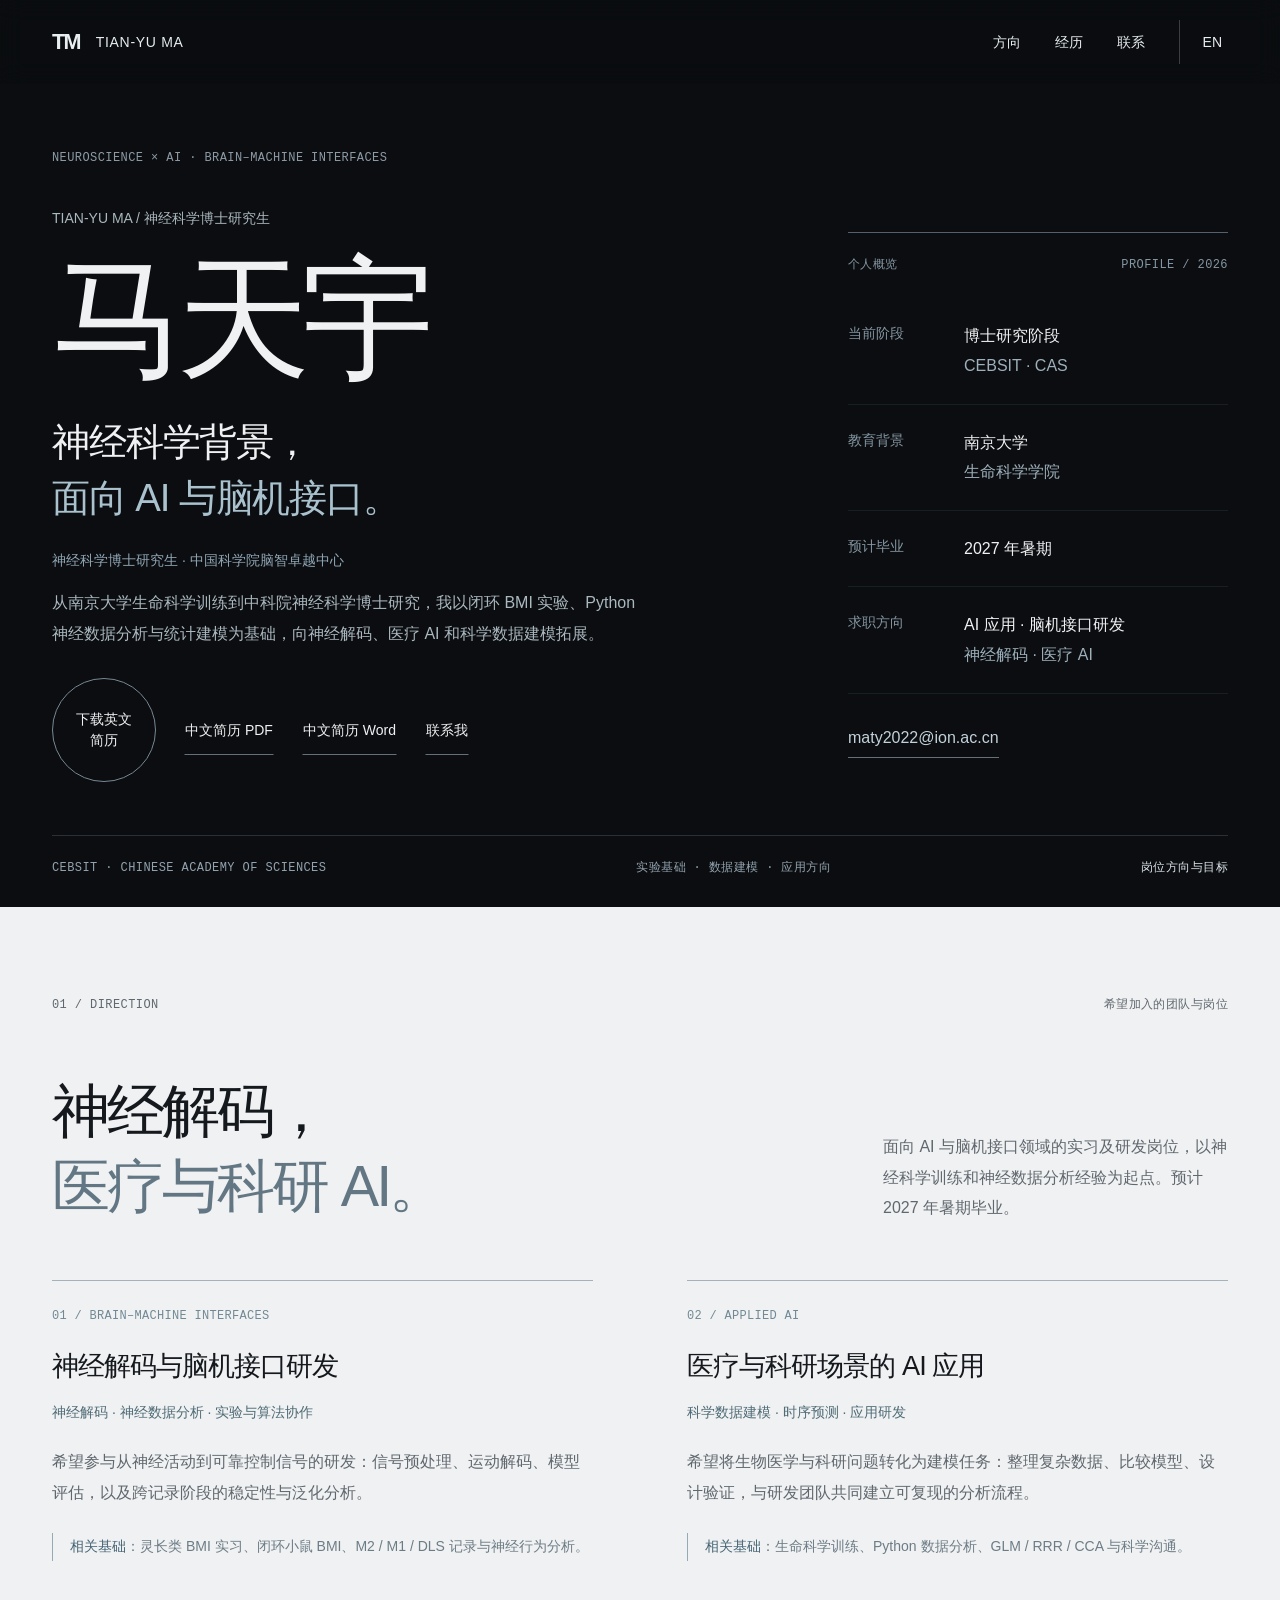
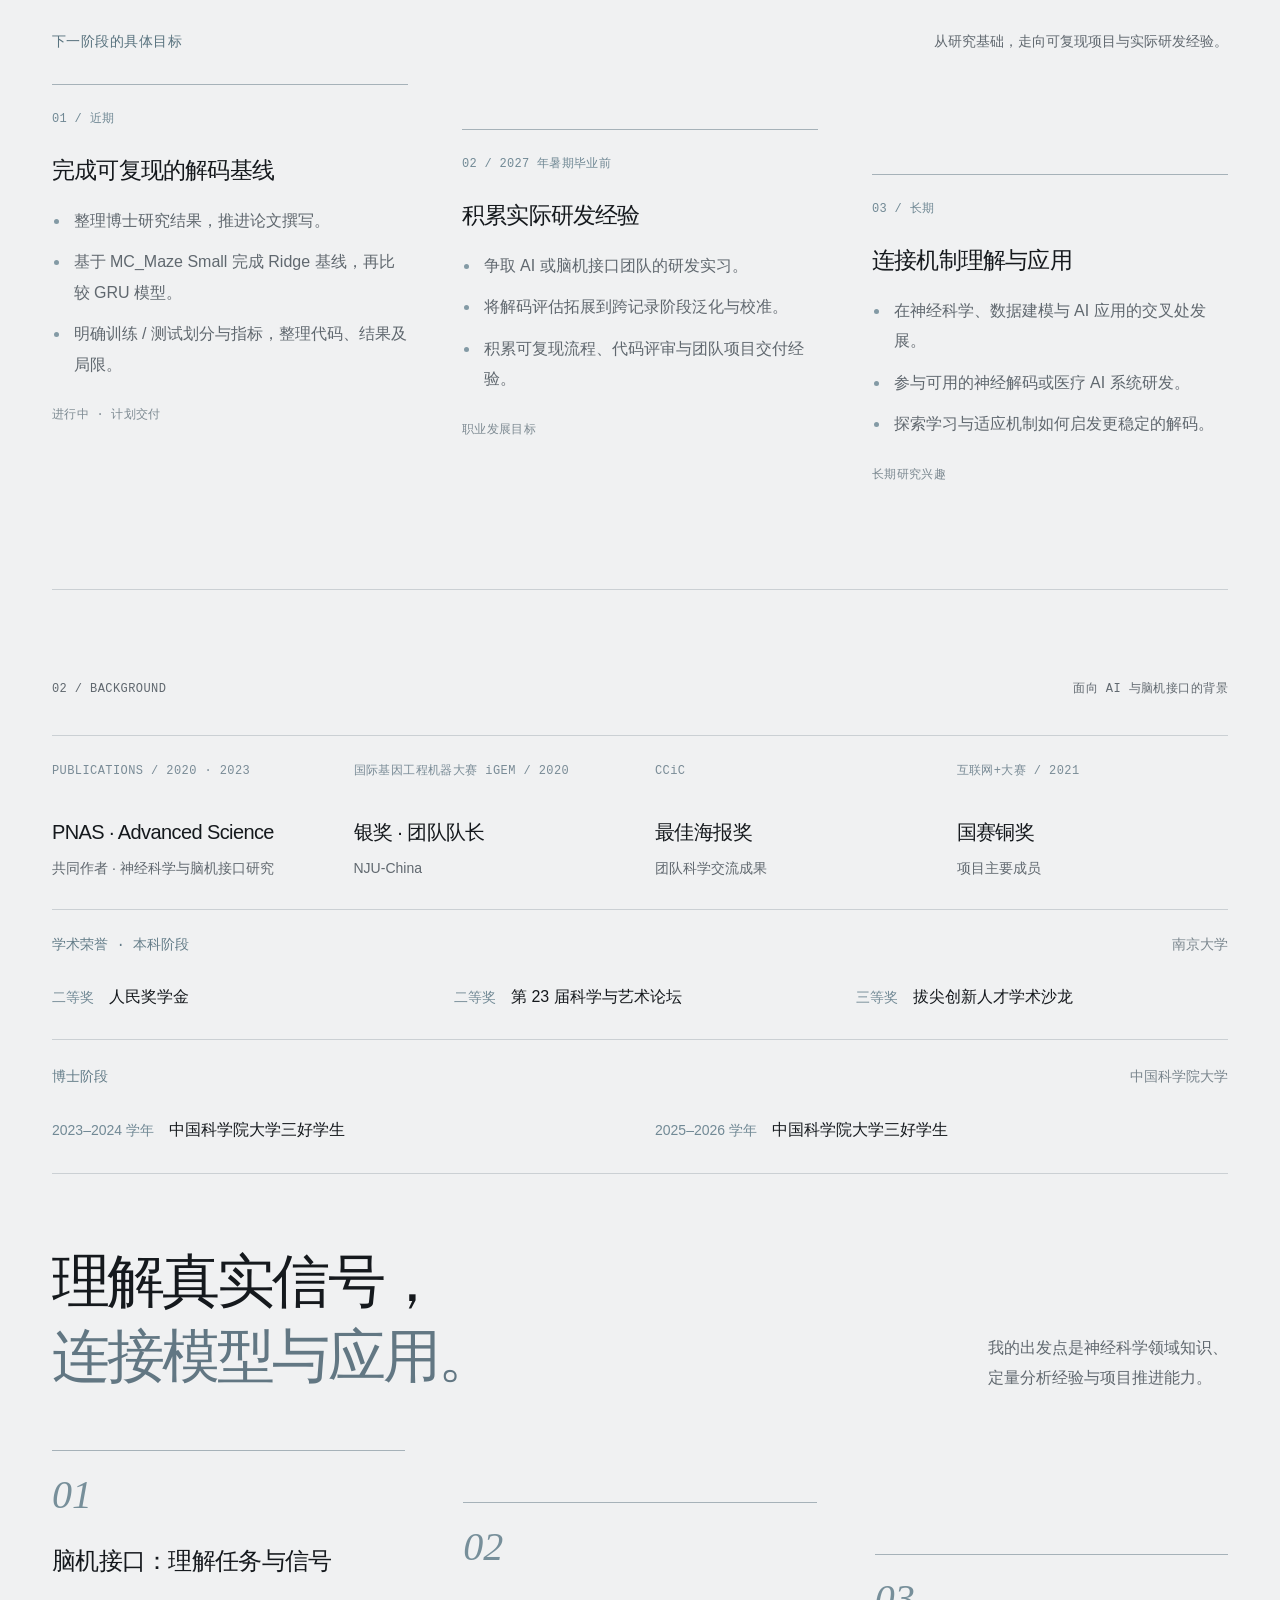
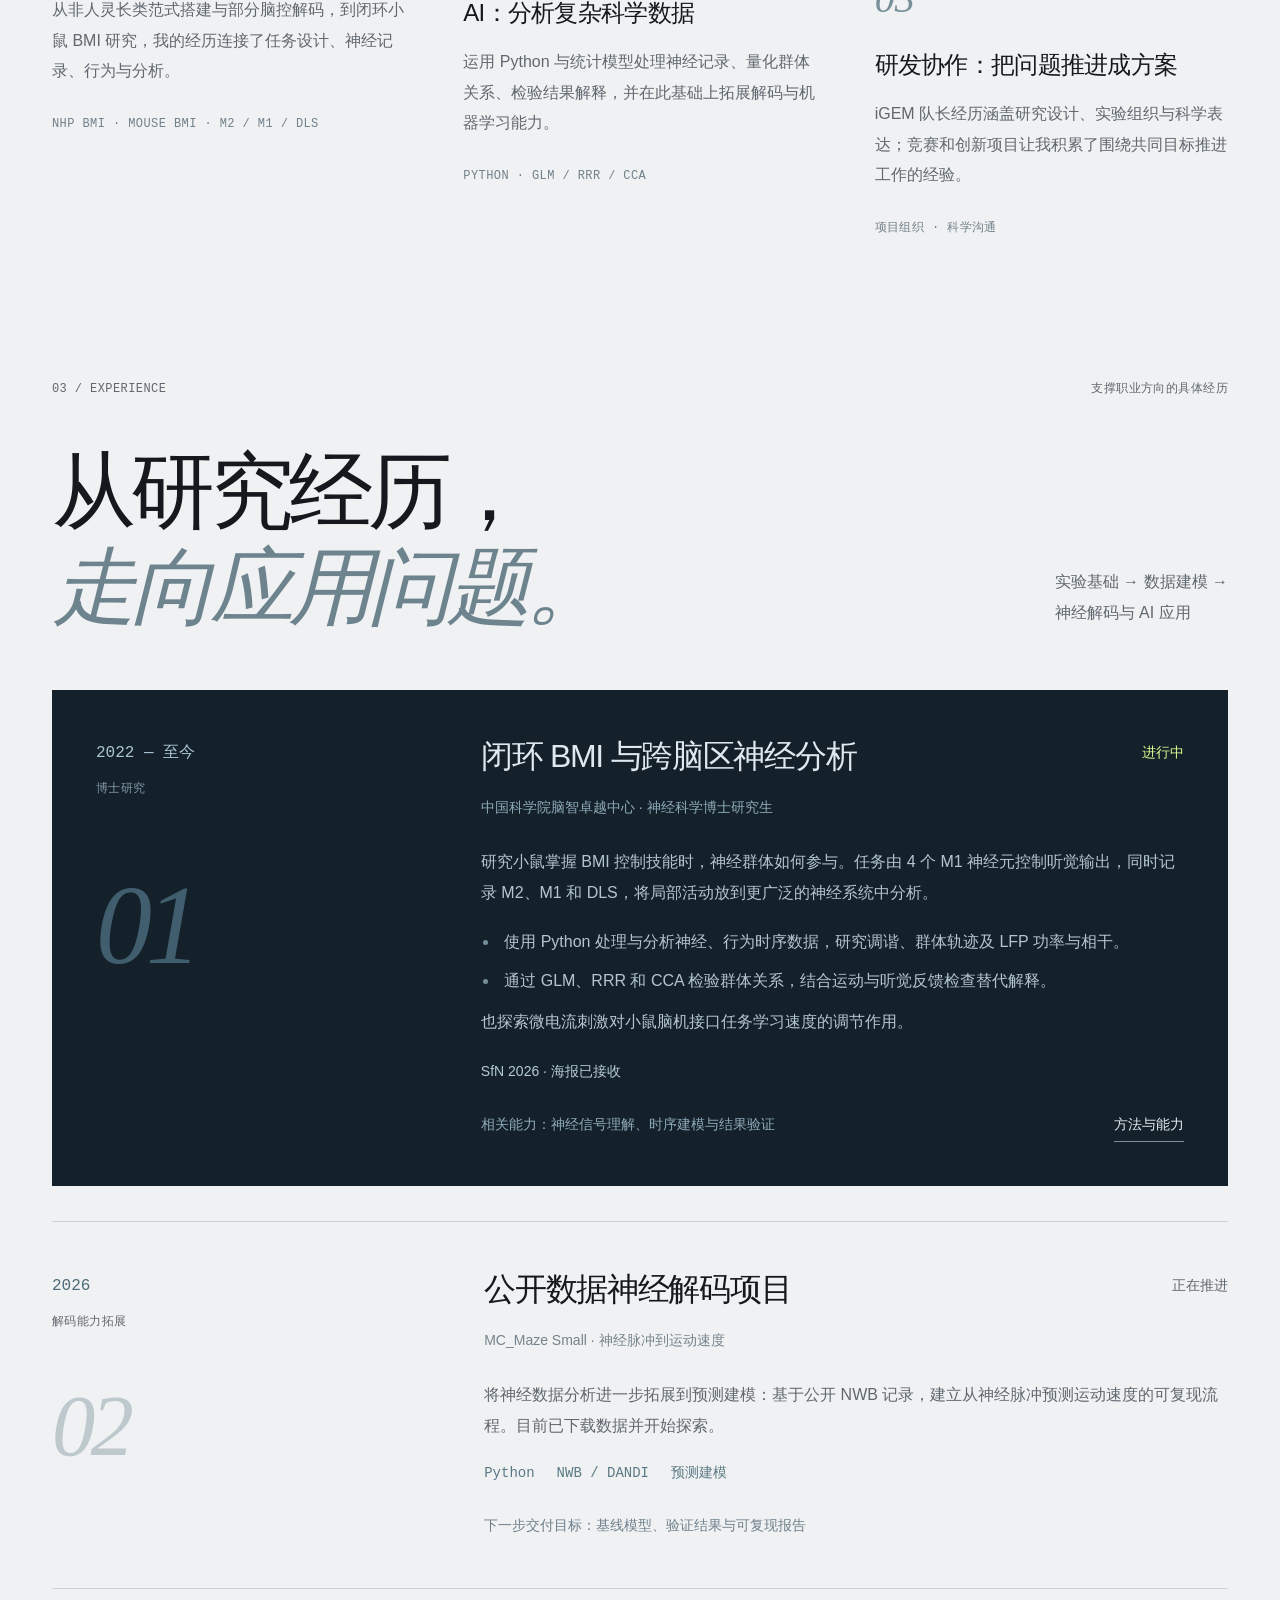
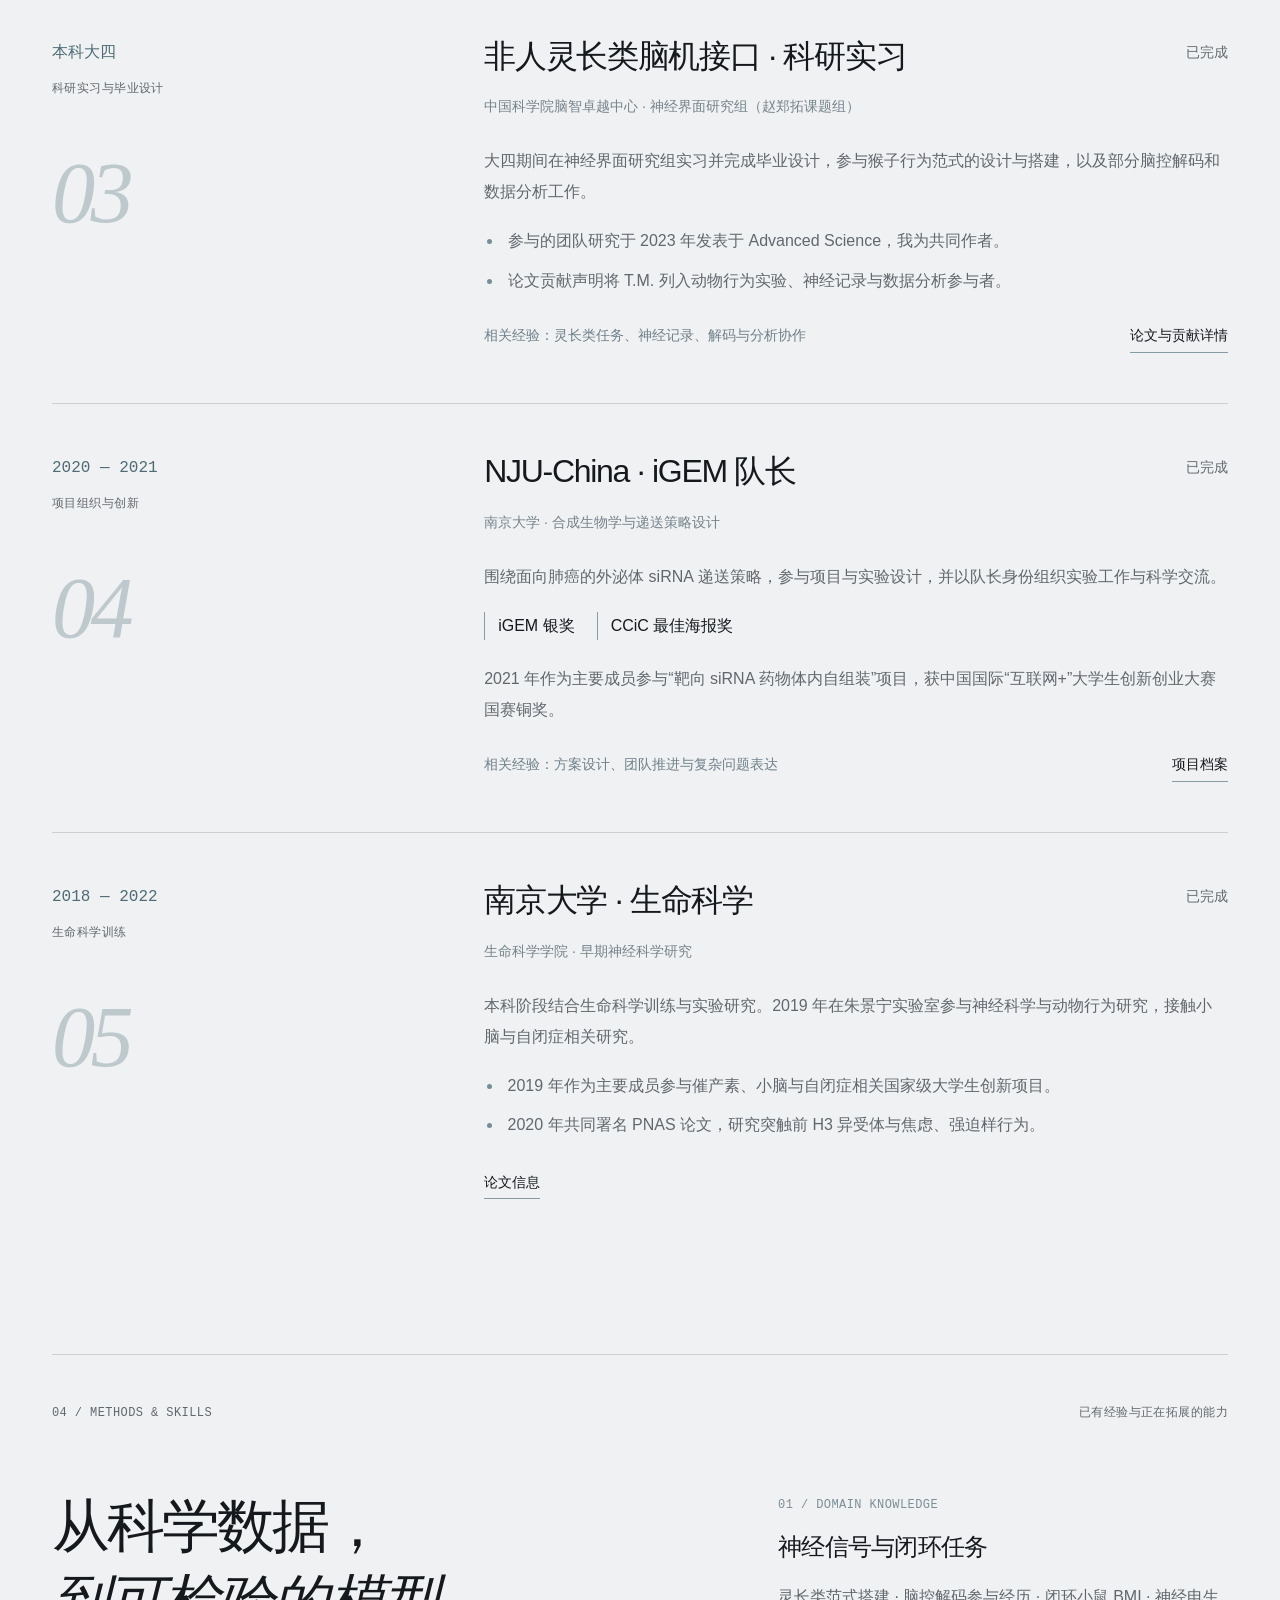
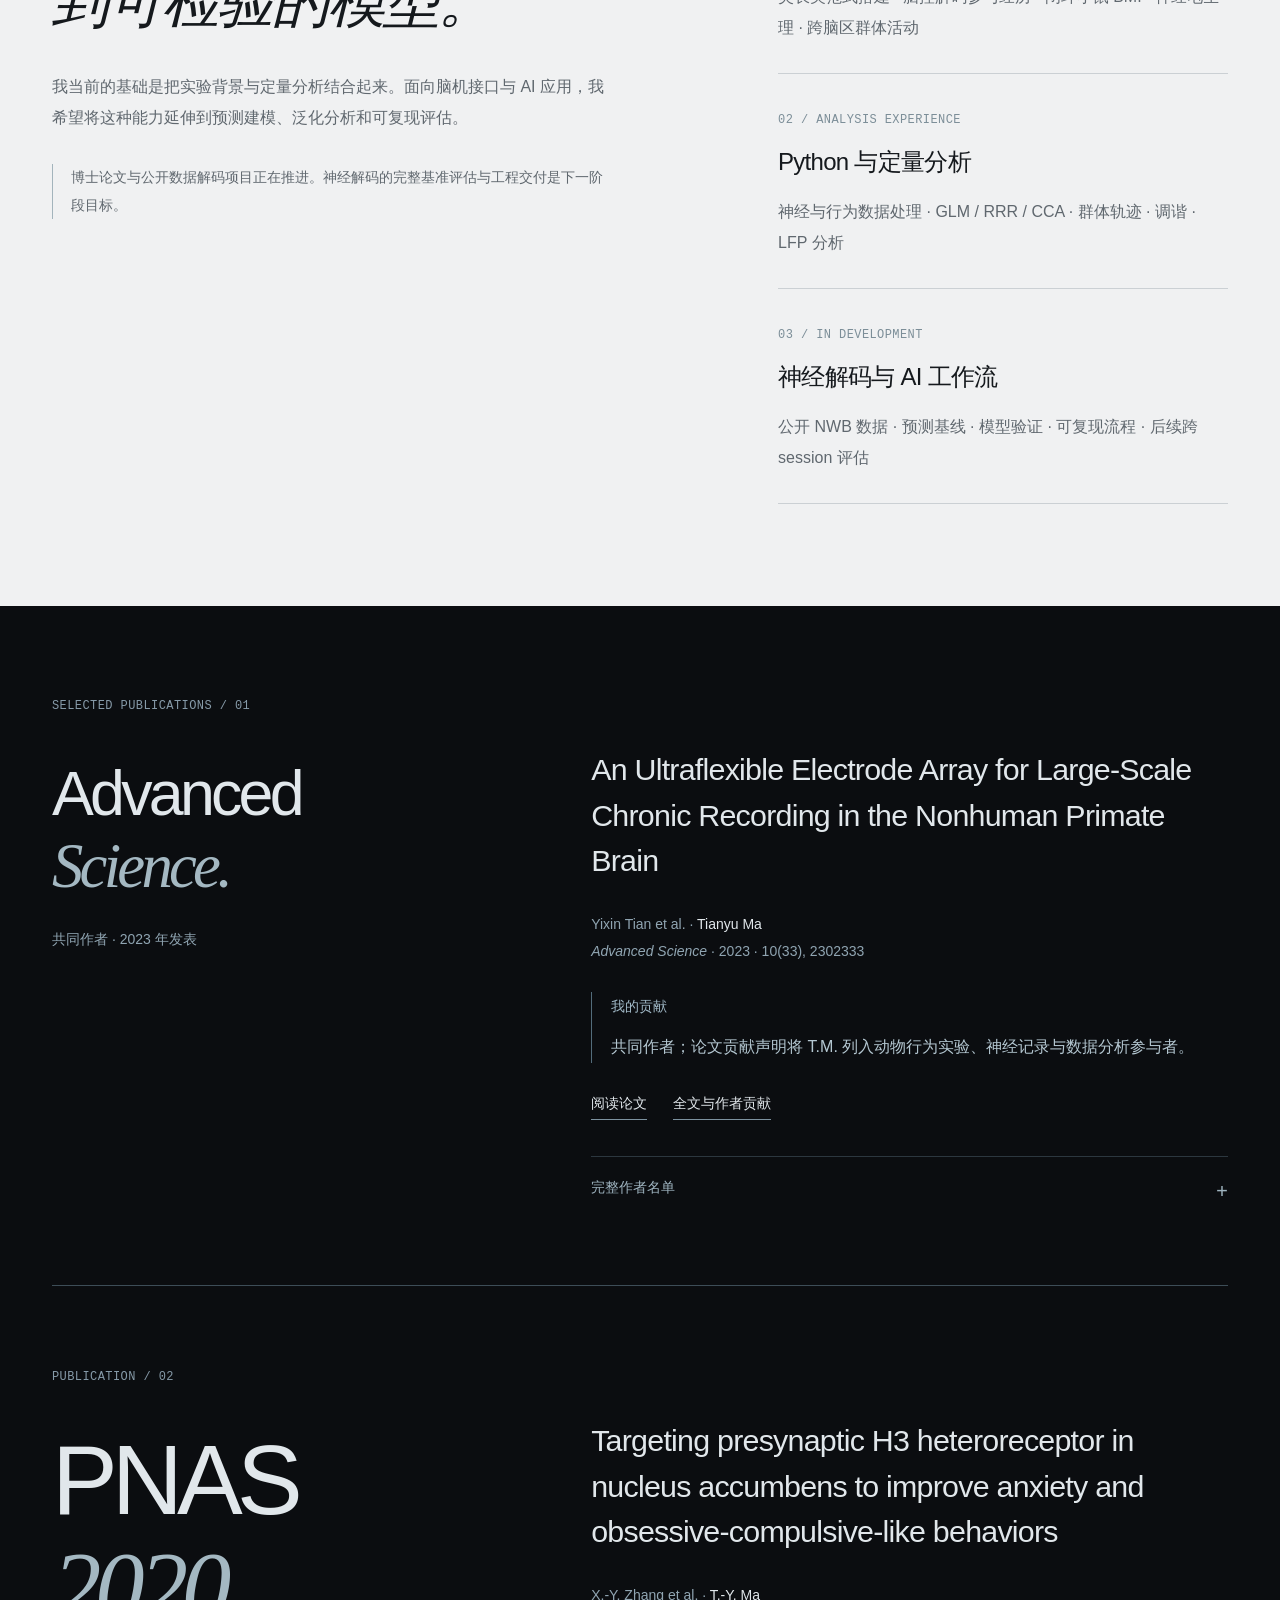
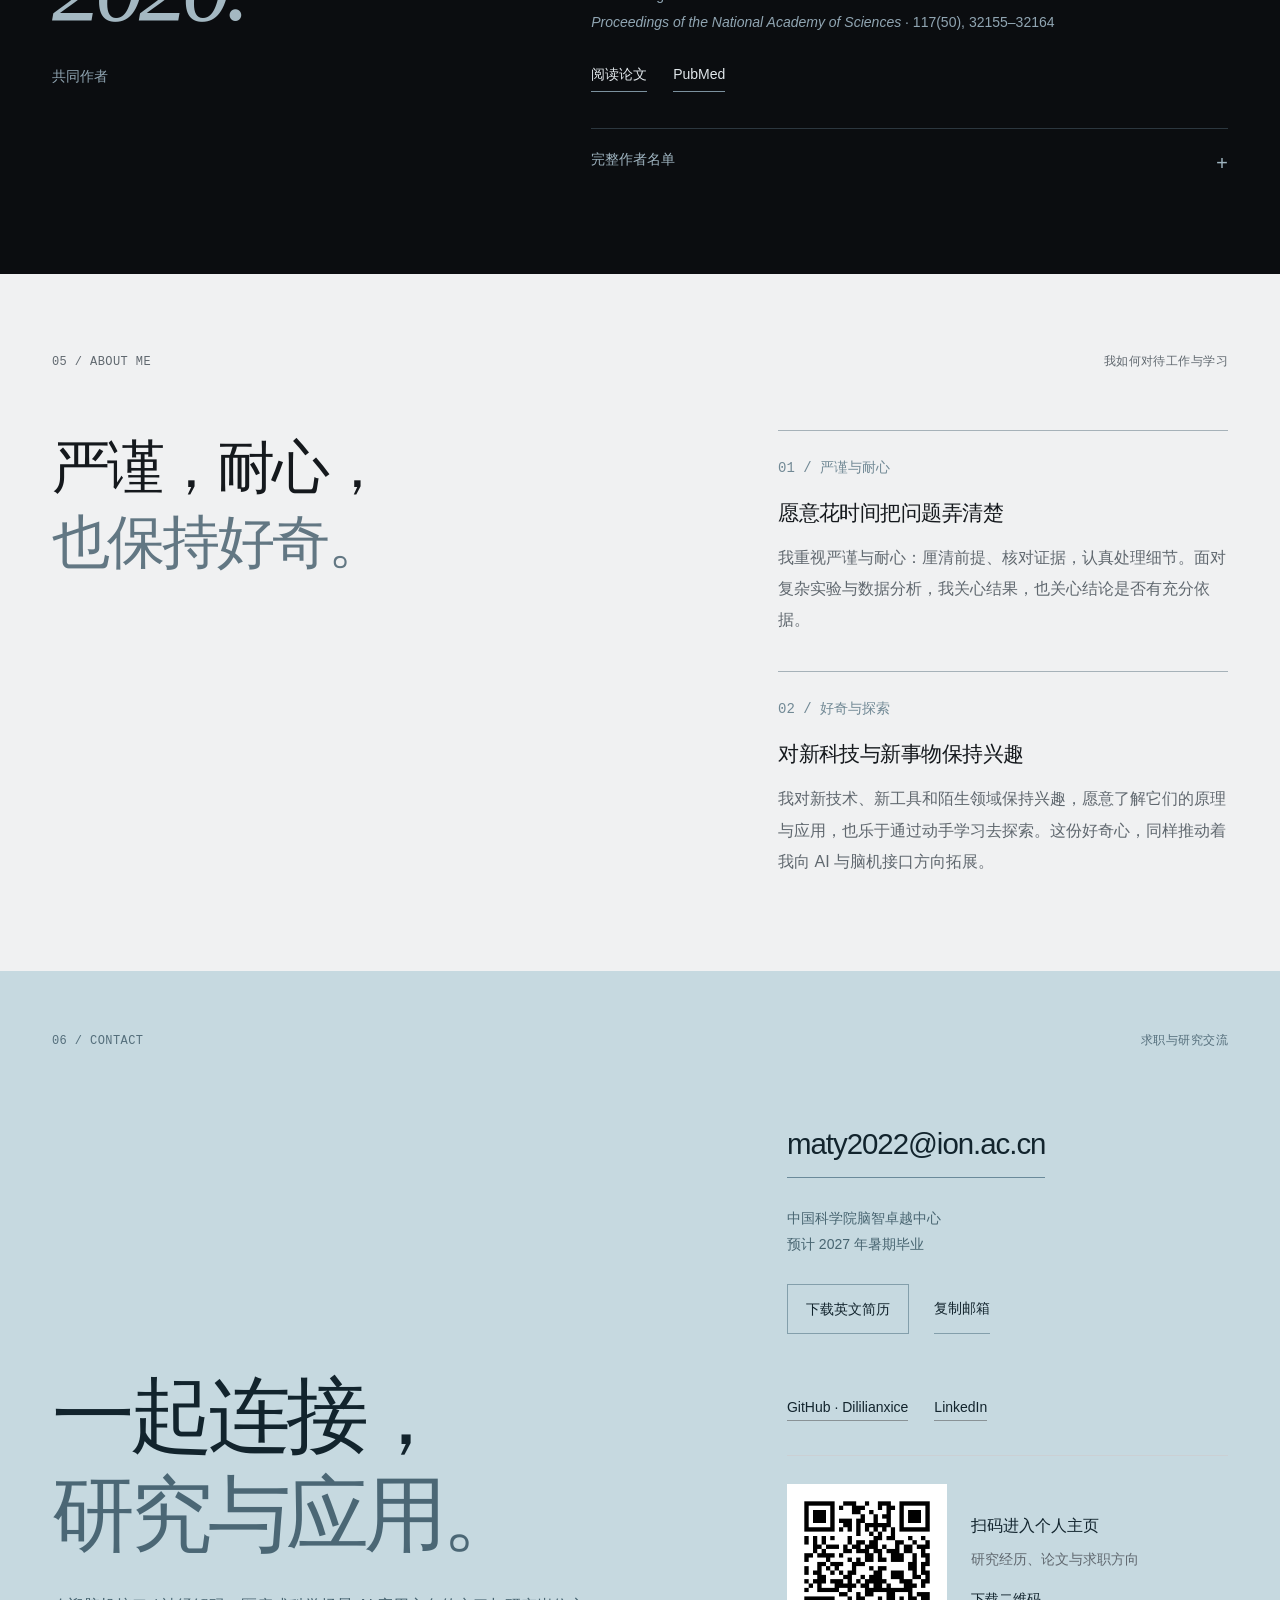
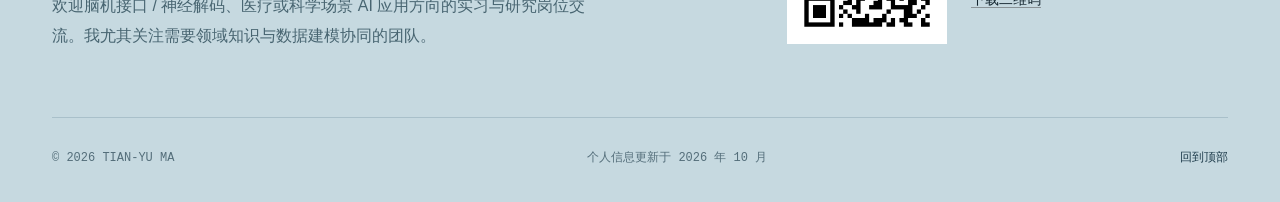
<file: index.html>
<!doctype html>
<html lang="zh-CN">
<head>
<meta charset="utf-8"><meta name="viewport" content="width=device-width,initial-scale=1">
<title>马天宇 Tian-Yu Ma · Neuroscience × AI · 脑机接口</title>
<meta name="description" content="马天宇，南京大学生命科学背景、中科院神经科学博士研究生。以闭环脑机接口、Python神经数据分析与统计建模为基础，面向AI、神经解码与医疗应用。研究、奖项与职业规划。">
<meta name="theme-color" content="#141a24"><meta property="og:title" content="马天宇 · Neuroscience × AI · 脑机接口"><meta property="og:description" content="Neuroscience training, neural data modeling, and a career direction in AI and brain–machine interfaces.">
<link rel="icon" type="image/svg+xml" href="data:image/svg+xml,%3Csvg xmlns='http://www.w3.org/2000/svg' viewBox='0 0 32 32'%3E%3Crect width='32' height='32' rx='7' fill='%23141a24'/%3E%3Cpath d='M6 17h5l3-7 4 13 3-6h5' fill='none' stroke='%23d8e3ff' stroke-width='2.3' stroke-linecap='round' stroke-linejoin='round'/%3E%3C/svg%3E">
<link rel="stylesheet" href="style.css">
</head>
<body>
<a class="skip" href="#main" data-en="Skip to content">跳转到正文</a>
<header class="header" id="header"><div class="container header-inner"><a class="brand" href="#main" aria-label="Tian-Yu Ma home">TM<span>TIAN-YU MA</span></a><nav aria-label="Main navigation"><a href="#future" data-en="Direction">方向</a><a href="#experience" data-en="Experience">经历</a><a href="#contact" data-en="Contact">联系</a><button id="language" aria-label="Switch to English">EN</button></nav></div><div id="progress" aria-hidden="true"></div></header>
<main id="main">
<section class="hero" aria-labelledby="name" data-nav-tone="dark"><div class="hero-frame container">
<div class="hero-main"><p class="eyebrow">NEUROSCIENCE × AI · BRAIN–MACHINE INTERFACES</p><div class="name-line"><h1 id="name" data-en="Tian-Yu<br><em>Ma.</em>">马天宇</h1><span class="english-name" data-en="马天宇 / NEUROSCIENCE PhD">TIAN-YU MA / 神经科学博士研究生</span></div><h2 class="hero-heading" data-en="A neuroscience foundation.<br><em>A direction in AI & BCI.</em>">神经科学背景，<br><em>面向 AI 与脑机接口。</em></h2><p class="hero-role" data-en="Neuroscience PhD student · CEBSIT, Chinese Academy of Sciences">神经科学博士研究生 · 中国科学院脑智卓越中心</p><p class="hero-intro" data-en="Trained in life sciences at Nanjing University and now pursuing a neuroscience PhD at CAS, I work with closed-loop BMI experiments and Python-based neural data analysis. I am building toward neural decoding and AI applications in healthcare and science.">从南京大学生命科学训练到中科院神经科学博士研究，我以闭环 BMI 实验、Python 神经数据分析与统计建模为基础，向神经解码、医疗 AI 和科学数据建模拓展。</p><div class="hero-actions"><a class="button primary" href="resume-2026.pdf" target="_blank" rel="noopener" data-en="Download résumé (PDF)">下载英文简历</a><a class="button text-button" href="resume-cn.pdf" target="_blank" data-en="Chinese résumé (PDF)">中文简历 PDF</a><a class="button text-button" href="resume-cn.docx" download data-en="Editable résumé (Word)">中文简历 Word</a><a class="button text-button" href="mailto:maty2022@ion.ac.cn" data-en="Get in touch">联系我</a></div></div>
<aside class="hero-profile" aria-label="Profile at a glance"><div class="profile-heading"><span data-en="PROFILE AT A GLANCE">个人概览</span><span>PROFILE / 2026</span></div><dl><div><dt data-en="Currently">当前阶段</dt><dd data-en="PhD research<br>CEBSIT · CAS">博士研究阶段<br><span>CEBSIT · CAS</span></dd></div><div><dt data-en="Education">教育背景</dt><dd data-en="Nanjing University<br>School of Life Sciences">南京大学<br><span data-en="School of Life Sciences">生命科学学院</span></dd></div><div><dt data-en="Graduation">预计毕业</dt><dd data-en="Summer 2027">2027 年暑期</dd></div><div><dt data-en="Career interests">求职方向</dt><dd data-en="AI applications · BCI R&D<br>Neural decoding · Medical AI">AI 应用 · 脑机接口研发<br><span>神经解码 · 医疗 AI</span></dd></div></dl><a class="profile-email" href="mailto:maty2022@ion.ac.cn">maty2022@ion.ac.cn</a></aside></div><div class="hero-bottom container"><span>CEBSIT · CHINESE ACADEMY OF SCIENCES</span><span data-en="Experiment · Data modeling · Application">实验基础 · 数据建模 · 应用方向</span><a href="#future" data-en="Career direction & goals">岗位方向与目标</a></div>
</section>

<section class="future-section container" id="future" aria-labelledby="direction-title"><div class="section-kicker"><span>01 / DIRECTION</span><span data-en="Roles I am building toward">希望加入的团队与岗位</span></div>
<div class="strength-heading"><h2 id="direction-title" data-en="Neural decoding.<br><em>AI for health & science.</em>">神经解码，<br><em>医疗与科研 AI。</em></h2><p data-en="I am seeking internships and research roles in AI and BCI, bringing a neuroscience foundation and neural-data analysis experience. Expected graduation: summer 2027.">面向 AI 与脑机接口领域的实习及研发岗位，以神经科学训练和神经数据分析经验为起点。预计 2027 年暑期毕业。</p></div>
<div class="role-grid"><article><span class="future-step">01 / BRAIN–MACHINE INTERFACES</span><h3 data-en="Neural decoding & BCI research">神经解码与脑机接口研发</h3><p class="role-subtitle" data-en="Neural decoding · Neural-data analysis · Experimental–algorithm collaboration">神经解码 · 神经数据分析 · 实验与算法协作</p><p data-en="I want to work on how neural activity becomes a reliable control signal: signal preprocessing, movement decoding, model evaluation, and robustness across recording sessions.">希望参与从神经活动到可靠控制信号的研发：信号预处理、运动解码、模型评估，以及跨记录阶段的稳定性与泛化分析。</p><p class="role-foundation" data-en="Relevant foundation: primate BMI internship, closed-loop mouse BMI, M2 / M1 / DLS recordings, and neural–behavioral analysis."><strong>相关基础</strong>：灵长类 BMI 实习、闭环小鼠 BMI、M2 / M1 / DLS 记录与神经行为分析。</p></article>
<article><span class="future-step">02 / APPLIED AI</span><h3 data-en="AI applications in health & science">医疗与科研场景的 AI 应用</h3><p class="role-subtitle" data-en="Scientific-data modeling · Time-series prediction · Applied research">科学数据建模 · 时序预测 · 应用研发</p><p data-en="I want to translate biological and scientific questions into modeling tasks: organize complex data, compare models, design validation, and develop reproducible analysis workflows with a research team.">希望将生物医学与科研问题转化为建模任务：整理复杂数据、比较模型、设计验证，与研发团队共同建立可复现的分析流程。</p><p class="role-foundation" data-en="Relevant foundation: life-science training, Python data analysis, GLM / RRR / CCA, and scientific communication."><strong>相关基础</strong>：生命科学训练、Python 数据分析、GLM / RRR / CCA 与科学沟通。</p></article></div>
<div class="roadmap-heading"><span class="eyebrow" data-en="WHAT I PLAN TO BUILD NEXT">下一阶段的具体目标</span><p data-en="From a research foundation to reproducible projects and practical R&D experience.">从研究基础，走向可复现项目与实际研发经验。</p></div>
<div class="future-grid"><article><span class="future-step" data-en="01 / NEAR TERM">01 / 近期</span><h3 data-en="Complete a decoding baseline">完成可复现的解码基线</h3><ul class="goal-list"><li data-en="Continue consolidating doctoral results and preparing the manuscript.">整理博士研究结果，推进论文撰写。</li><li data-en="Develop a Ridge baseline on MC_Maze Small, then compare a GRU model.">基于 MC_Maze Small 完成 Ridge 基线，再比较 GRU 模型。</li><li data-en="Define train / test splits and metrics; document the code, results, and limitations.">明确训练 / 测试划分与指标，整理代码、结果及局限。</li></ul><span class="future-status" data-en="IN PROGRESS · PLANNED DELIVERABLES">进行中 · 计划交付</span></article>
<article><span class="future-step" data-en="02 / BEFORE SUMMER 2027">02 / 2027 年暑期毕业前</span><h3 data-en="Gain applied R&D experience">积累实际研发经验</h3><ul class="goal-list"><li data-en="Seek an internship with an AI or BCI research team.">争取 AI 或脑机接口团队的研发实习。</li><li data-en="Extend decoding evaluation to cross-session generalization and calibration.">将解码评估拓展到跨记录阶段泛化与校准。</li><li data-en="Practice reproducible pipelines, code review, and collaborative project delivery.">积累可复现流程、代码评审与团队项目交付经验。</li></ul><span class="future-status" data-en="CAREER DEVELOPMENT GOALS">职业发展目标</span></article>
<article><span class="future-step" data-en="03 / LONG TERM">03 / 长期</span><h3 data-en="Connect mechanisms & applications">连接机制理解与应用</h3><ul class="goal-list"><li data-en="Develop at the intersection of neuroscience, data modeling, and applied AI.">在神经科学、数据建模与 AI 应用的交叉处发展。</li><li data-en="Contribute to useful neural-decoding or medical-AI systems.">参与可用的神经解码或医疗 AI 系统研发。</li><li data-en="Explore how learning and adaptation mechanisms can inform more stable decoding.">探索学习与适应机制如何启发更稳定的解码。</li></ul><span class="future-status" data-en="LONG-TERM RESEARCH INTERESTS">长期研究兴趣</span></article></div></section>
<section class="strengths container" aria-labelledby="strength-title"><div class="section-kicker"><span>02 / BACKGROUND</span><span data-en="A foundation for AI & BCI roles">面向 AI 与脑机接口的背景</span></div>
<div class="recognition-band" aria-label="Research and project achievements"><article><span>PUBLICATIONS / 2020 · 2023</span><strong>PNAS · Advanced Science</strong><p data-en="Co-author · Neuroscience & BCI research">共同作者 · 神经科学与脑机接口研究</p></article><article><span class="competition-name" data-en="iGEM competition / 2020">国际基因工程机器大赛 iGEM / 2020</span><strong data-en="Silver medal · Team leader">银奖 · 团队队长</strong><p>NJU-China</p></article><article><span>CCiC</span><strong data-en="Best poster award">最佳海报奖</strong><p data-en="Team scientific communication">团队科学交流成果</p></article><article><span class="competition-name" data-en="Internet+ competition / 2021">互联网+大赛 / 2021</span><strong data-en="National bronze award">国赛铜奖</strong><p data-en="Lead project member">项目主要成员</p></article></div>
<div class="academic-honors"><div class="honors-heading"><span data-en="ACADEMIC HONORS · UNDERGRADUATE">学术荣誉 · 本科阶段</span><span data-en="Nanjing University">南京大学</span></div><div class="honors-grid"><article><span data-en="Second-class award">二等奖</span><h3 data-en="People’s Scholarship">人民奖学金</h3></article><article><span data-en="Second prize">二等奖</span><h3 data-en="23rd Forum of Sciences & Art">第 23 届科学与艺术论坛</h3></article><article><span data-en="Third prize">三等奖</span><h3 data-en="Academic Salon for Top Innovative Talents">拔尖创新人才学术沙龙</h3></article></div><div class="doctoral-honors"><div class="honors-heading"><span data-en="DOCTORAL HONORS">博士阶段</span><span data-en="University of Chinese Academy of Sciences">中国科学院大学</span></div><div class="honors-grid"><article><span data-en="2023–2024 academic year">2023–2024 学年</span><h3 data-en="UCAS Merit Student">中国科学院大学三好学生</h3></article><article><span data-en="2025–2026 academic year">2025–2026 学年</span><h3 data-en="UCAS Merit Student">中国科学院大学三好学生</h3></article></div></div></div>
<div class="strength-heading"><h2 id="strength-title" data-en="Connect the biology.<br><em>Build toward the application.</em>">理解真实信号，<br><em>连接模型与应用。</em></h2><p data-en="I bring domain knowledge, quantitative analysis, and project experience to work at the intersection of neuroscience and AI.">我的出发点是神经科学领域知识、<br>定量分析经验与项目推进能力。</p></div><div class="strength-grid"><article><span class="item-number">01</span><h3 data-en="BCI: understand the task & signal">脑机接口：理解任务与信号</h3><p data-en="My BCI experience spans nonhuman-primate task development and contributions to decoding, followed by closed-loop mouse BMI research. It connects task design, neural recordings, behavior, and analysis.">从非人灵长类范式搭建与部分脑控解码，到闭环小鼠 BMI 研究，我的经历连接了任务设计、神经记录、行为与分析。</p><span class="evidence">NHP BMI · MOUSE BMI · M2 / M1 / DLS</span></article><article><span class="item-number">02</span><h3 data-en="AI: model complex scientific data">AI：分析复杂科学数据</h3><p data-en="I use Python and statistical models to process neural recordings, quantify population relationships, and test explanations. I am extending this foundation into decoding and machine learning.">运用 Python 与统计模型处理神经记录、量化群体关系、检验结果解释，并在此基础上拓展解码与机器学习能力。</p><span class="evidence">PYTHON · GLM / RRR / CCA</span></article><article><span class="item-number">03</span><h3 data-en="R&D: move a project forward">研发协作：把问题推进成方案</h3><p data-en="Leading the NJU-China iGEM team involved research design, experimental coordination, and communication. Competition and innovation projects added experience working toward shared deliverables.">iGEM 队长经历涵盖研究设计、实验组织与科学表达；竞赛和创新项目让我积累了围绕共同目标推进工作的经验。</p><span class="evidence" data-en="TEAM LEADERSHIP · SCIENTIFIC COMMUNICATION">项目组织 · 科学沟通</span></article></div></section>
<section class="experience-section" id="experience"><div class="container"><div class="section-kicker"><span>03 / EXPERIENCE</span><span data-en="The work behind my career direction">支撑职业方向的具体经历</span></div><div class="section-heading"><h2 data-en="From research<br><em>to applied questions.</em>">从研究经历，<br><em>走向应用问题。</em></h2><p data-en="Experimental foundation → Data modeling →<br>Neural decoding & AI applications">实验基础 → 数据建模 →<br>神经解码与 AI 应用</p></div><div class="timeline">
<article class="timeline-entry"><div class="timeline-date"><time>2022 — <span data-en="PRESENT">至今</span></time><span data-en="DOCTORAL RESEARCH">博士研究</span></div><div class="timeline-body"><div class="entry-top"><h3 data-en="Closed-loop BMI & multiregional analysis">闭环 BMI 与跨脑区神经分析</h3><span class="label" data-en="ONGOING">进行中</span></div><p class="entry-affiliation" data-en="CEBSIT, Chinese Academy of Sciences · Neuroscience PhD student">中国科学院脑智卓越中心 · 神经科学博士研究生</p><p data-en="My research asks how neural populations participate as mice acquire BMI control skills. Four M1 neurons control auditory output; recordings from M2, M1, and DLS connect local activity with a broader neural system.">研究小鼠掌握 BMI 控制技能时，神经群体如何参与。任务由 4 个 M1 神经元控制听觉输出，同时记录 M2、M1 和 DLS，将局部活动放到更广泛的神经系统中分析。</p><ul class="entry-list"><li data-en="Process and analyze neural and behavioral time series in Python; examine tuning, population trajectories, and LFP power/coherence.">使用 Python 处理与分析神经、行为时序数据，研究调谐、群体轨迹及 LFP 功率与相干。</li><li data-en="Apply GLM, RRR, and CCA to test population relationships, considering movement and auditory feedback as alternative explanations.">通过 GLM、RRR 和 CCA 检验群体关系，结合运动与听觉反馈检查替代解释。</li></ul><p data-en="I also explore whether microcurrent stimulation modulates learning speed in a mouse BCI task.">也探索微电流刺激对小鼠脑机接口任务学习速度的调节作用。</p><p class="research-milestone" data-en="SfN 2026 · Poster accepted">SfN 2026 · 海报已接收</p><div class="entry-foot"><span data-en="Transferable foundation: neural signals, time-series modeling, and evidence-based evaluation">相关能力：神经信号理解、时序建模与结果验证</span><a href="#research" data-en="Methods & skills">方法与能力</a></div></div></article>
<article class="timeline-entry"><div class="timeline-date"><time>2026</time><span data-en="DECODING DEVELOPMENT">解码能力拓展</span></div><div class="timeline-body"><div class="entry-top"><h3 data-en="Public-data neural-decoding project">公开数据神经解码项目</h3><span class="label outline" data-en="IN DEVELOPMENT">正在推进</span></div><p class="entry-affiliation" data-en="MC_Maze Small · Spikes to movement velocity">MC_Maze Small · 神经脉冲到运动速度</p><p data-en="I am extending neural-data analysis into predictive modeling: a reproducible workflow using public NWB recordings to predict movement velocity from spikes. Data download and initial exploration have begun.">将神经数据分析进一步拓展到预测建模：基于公开 NWB 记录，建立从神经脉冲预测运动速度的可复现流程。目前已下载数据并开始探索。</p><div class="method-tags"><span>Python</span><span>NWB / DANDI</span><span data-en="Predictive modeling">预测建模</span></div><div class="entry-foot"><span data-en="Next deliverables: baseline models, validation, and a reproducible report">下一步交付目标：基线模型、验证结果与可复现报告</span></div></div></article>
<article class="timeline-entry"><div class="timeline-date"><time data-en="FINAL UNDERGRADUATE YEAR">本科大四</time><span data-en="RESEARCH INTERNSHIP & THESIS">科研实习与毕业设计</span></div><div class="timeline-body"><div class="entry-top"><h3 data-en="Nonhuman-primate BCI · Research internship">非人灵长类脑机接口 · 科研实习</h3><span class="label outline" data-en="COMPLETED">已完成</span></div><p class="entry-affiliation" data-en="CEBSIT, CAS · Neural Interface Group · Zhengtuo Zhao’s lab">中国科学院脑智卓越中心 · 神经界面研究组（赵郑拓课题组）</p><p data-en="During my final undergraduate year, I completed a research internship and graduation thesis in the Neural Interface Group. I contributed to monkey-task design and setup, and parts of brain-control decoding and data analysis.">大四期间在神经界面研究组实习并完成毕业设计，参与猴子行为范式的设计与搭建，以及部分脑控解码和数据分析工作。</p><ul class="entry-list"><li data-en="The resulting team study was published in Advanced Science in 2023; I am a co-author.">参与的团队研究于 2023 年发表于 Advanced Science，我为共同作者。</li><li data-en="The paper’s contribution statement lists T.M. among contributors to animal behavioral experiments, neural recording, and data analysis.">论文贡献声明将 T.M. 列入动物行为实验、神经记录与数据分析参与者。</li></ul><div class="entry-foot"><span data-en="Relevant experience: primate tasks, neural recordings, and contributions to decoding & analysis">相关经验：灵长类任务、神经记录、解码与分析协作</span><a href="#publication-primate" data-en="Paper & contribution details">论文与贡献详情</a></div></div></article>
<article class="timeline-entry"><div class="timeline-date"><time>2020 — 2021</time><span data-en="PROJECT LEADERSHIP">项目组织与创新</span></div><div class="timeline-body"><div class="entry-top"><h3 data-en="NJU-China · iGEM team leader">NJU-China · iGEM 队长</h3><span class="label outline" data-en="COMPLETED">已完成</span></div><p class="entry-affiliation" data-en="Nanjing University · Synthetic biology & delivery design">南京大学 · 合成生物学与递送策略设计</p><p data-en="Worked on project and experimental design for an exosome-mediated siRNA delivery strategy targeting lung cancer, coordinating experiments and scientific communication as team leader.">围绕面向肺癌的外泌体 siRNA 递送策略，参与项目与实验设计，并以队长身份组织实验工作与科学交流。</p><div class="award-line"><span data-en="iGEM silver medal">iGEM 银奖</span><span data-en="CCiC best poster award">CCiC 最佳海报奖</span></div><p class="additional-experience" data-en="2021: Lead member of the in vivo self-assembly of targeted siRNA drugs project, awarded a national bronze medal in the China International College Students’ Internet+ competition.">2021 年作为主要成员参与“靶向 siRNA 药物体内自组装”项目，获中国国际“互联网+”大学生创新创业大赛国赛铜奖。</p><div class="entry-foot"><span data-en="Transferable experience: research design, team coordination, and communicating complex ideas">相关经验：方案设计、团队推进与复杂问题表达</span><a class="inline-link" href="https://2020.igem.org/Team:NJU-China" target="_blank" rel="noopener" data-en="Project archive">项目档案</a></div></div></article>
<article class="timeline-entry"><div class="timeline-date"><time>2018 — 2022</time><span data-en="LIFE-SCIENCE FOUNDATION">生命科学训练</span></div><div class="timeline-body"><div class="entry-top"><h3 data-en="Nanjing University · Life Sciences">南京大学 · 生命科学</h3><span class="label outline" data-en="COMPLETED">已完成</span></div><p class="entry-affiliation" data-en="School of Life Sciences · Early neuroscience research">生命科学学院 · 早期神经科学研究</p><p data-en="My undergraduate work combined life-science training with experimental research. In Jing-Ning Zhu’s lab in 2019, I participated in neuroscience and animal-behavior research, with topics involving the cerebellum and autism.">本科阶段结合生命科学训练与实验研究。2019 年在朱景宁实验室参与神经科学与动物行为研究，接触小脑与自闭症相关研究。</p><ul class="entry-list"><li data-en="2019: Lead member of a national undergraduate innovation project involving oxytocin, the cerebellum, and autism.">2019 年作为主要成员参与催产素、小脑与自闭症相关国家级大学生创新项目。</li><li data-en="2020: Co-authored a PNAS study on presynaptic H3 heteroreceptors and anxiety / obsessive-compulsive-like behaviors.">2020 年共同署名 PNAS 论文，研究突触前 H3 异受体与焦虑、强迫样行为。</li></ul><a class="inline-link" href="#publication-pnas" data-en="Publication details">论文信息</a></div></article>
</div></div></section>
<section class="research-section container" id="research"><div class="section-kicker"><span>04 / METHODS & SKILLS</span><span data-en="Current experience and next capabilities">已有经验与正在拓展的能力</span></div><div class="research-grid"><div class="research-title"><h2 data-en="From scientific data<br><em>to testable models.</em>">从科学数据，<br><em>到可检验的模型。</em></h2><p data-en="My current strength is combining experimental context with quantitative analysis. For BCI and applied-AI work, I want to carry that foundation into prediction, generalization, and reproducible evaluation.">我当前的基础是把实验背景与定量分析结合起来。面向脑机接口与 AI 应用，我希望将这种能力延伸到预测建模、泛化分析和可复现评估。</p><p class="research-note" data-en="My doctoral manuscript and public-data decoding project are in progress. The next step is a complete decoding baseline, validation, and reproducible documentation.">博士论文与公开数据解码项目正在推进。神经解码的完整基准评估与工程交付是下一阶段目标。</p></div><div class="skill-list"><article><span>01 / DOMAIN KNOWLEDGE</span><h3 data-en="Neural signals & closed-loop tasks">神经信号与闭环任务</h3><p data-en="Primate-task setup · Contributions to BMI decoding · Closed-loop mouse BMI · Neural electrophysiology · Multiregional activity">灵长类范式搭建 · 脑控解码参与经历 · 闭环小鼠 BMI · 神经电生理 · 跨脑区群体活动</p></article><article><span>02 / ANALYSIS EXPERIENCE</span><h3 data-en="Python & quantitative analysis">Python 与定量分析</h3><p data-en="Neural/behavioral data processing · GLM / RRR / CCA · Population trajectories · Tuning · LFP analysis">神经与行为数据处理 · GLM / RRR / CCA · 群体轨迹 · 调谐 · LFP 分析</p></article><article><span>03 / IN DEVELOPMENT</span><h3 data-en="Decoding & AI workflows">神经解码与 AI 工作流</h3><p data-en="Public NWB datasets · Predictive baselines · Model validation · Reproducible workflows · Future cross-session evaluation">公开 NWB 数据 · 预测基线 · 模型验证 · 可复现流程 · 后续跨 session 评估</p></article></div></div></section>
<section class="publication-section" id="publication" data-nav-tone="dark"><article class="publication container" id="publication-primate"><div class="publication-meta long-journal"><span class="eyebrow">SELECTED PUBLICATIONS / 01</span><strong>Advanced<br><em>Science.</em></strong><span data-en="Co-author · Published 2023">共同作者 · 2023 年发表</span></div><div class="publication-body"><h3>An Ultraflexible Electrode Array for Large-Scale Chronic Recording in the Nonhuman Primate Brain</h3><p>Yixin Tian et al. · <strong>Tianyu Ma</strong><br><i>Advanced Science</i> · 2023 · 10(33), 2302333</p><div class="publication-contribution"><span data-en="MY CONTRIBUTION">我的贡献</span><p data-en="Co-author; the contribution statement lists T.M. among those who performed animal behavioral experiments, neural recording, and data analysis.">共同作者；论文贡献声明将 T.M. 列入动物行为实验、神经记录与数据分析参与者。</p></div><div class="publication-links"><a href="https://doi.org/10.1002/advs.202302333" target="_blank" rel="noopener" data-en="Read the paper">阅读论文</a><a href="https://pmc.ncbi.nlm.nih.gov/articles/PMC10667845/" target="_blank" rel="noopener" data-en="Full text & contributions">全文与作者贡献</a></div><details><summary data-en="Full author list">完整作者名单</summary><p>Yixin Tian, Jiapeng Yin, Chengyao Wang, Zhenliang He, Jingyi Xie, Xiaoshan Feng, Yang Zhou, <strong>Tianyu Ma</strong>, Yang Xie, Xue Li, Tianming Yang, Chi Ren, Chengyu Li, Zhengtuo Zhao.</p></details></div></article><article class="publication container" id="publication-pnas"><div class="publication-meta"><span class="eyebrow">PUBLICATION / 02</span><strong>PNAS<br><em>2020.</em></strong><span data-en="Co-author">共同作者</span></div><div class="publication-body"><h3>Targeting presynaptic H3 heteroreceptor in nucleus accumbens to improve anxiety and obsessive-compulsive-like behaviors</h3><p>X.-Y. Zhang et al. · <strong>T.-Y. Ma</strong><br><i>Proceedings of the National Academy of Sciences</i> · 117(50), 32155–32164</p><div class="publication-links"><a href="https://doi.org/10.1073/pnas.2008456117" target="_blank" rel="noopener" data-en="Read the paper">阅读论文</a><a href="https://pubmed.ncbi.nlm.nih.gov/33257584/" target="_blank" rel="noopener">PubMed</a></div><details><summary data-en="Full author list">完整作者名单</summary><p>X.-Y. Zhang, S.-Y. Peng, L.-P. Shen, Q.-X. Zhuang, B. Li, S.-T. Xie, Q.-X. Li, M.-R. Shi, <strong>T.-Y. Ma</strong>, Q. Zhang, J.-J. Wang, J.-N. Zhu.</p></details></div></article></section>

<section class="about-section container" id="about" aria-labelledby="about-title"><div class="section-kicker"><span>05 / ABOUT ME</span><span data-en="How I approach work and learning">我如何对待工作与学习</span></div><div class="about-grid"><div><h2 id="about-title" data-en="Rigorous. Patient.<br><em>Always curious.</em>">严谨，耐心，<br><em>也保持好奇。</em></h2></div><div class="about-copy"><article><span data-en="01 / RIGOR & PATIENCE">01 / 严谨与耐心</span><h3 data-en="Take the time to understand a problem">愿意花时间把问题弄清楚</h3><p data-en="I value rigor and patience: clarifying assumptions, checking evidence, and working through details. For complex experiments and data analysis, I care about a conclusion’s basis as much as the result itself.">我重视严谨与耐心：厘清前提、核对证据，认真处理细节。面对复杂实验与数据分析，我关心结果，也关心结论是否有充分依据。</p></article><article><span data-en="02 / CURIOSITY & EXPLORATION">02 / 好奇与探索</span><h3 data-en="Stay interested in new technology and ideas">对新科技与新事物保持兴趣</h3><p data-en="I enjoy learning about new technologies, tools, and unfamiliar ideas. I want to understand how they work and where they can be useful, then explore them through hands-on learning—an interest that also draws me toward AI and BCI.">我对新技术、新工具和陌生领域保持兴趣，愿意了解它们的原理与应用，也乐于通过动手学习去探索。这份好奇心，同样推动着我向 AI 与脑机接口方向拓展。</p></article></div></div></section><section class="contact-section" id="contact" data-nav-tone="light"><div class="container"><div class="section-kicker"><span>06 / CONTACT</span><span data-en="Career & research conversations">求职与研究交流</span></div><div class="contact-grid"><div><h2 data-en="Let’s connect<br><em>science & application.</em>">一起连接，<br><em>研究与应用。</em></h2><p data-en="I welcome internships and research roles in BCI / neural decoding and AI applications in healthcare or science. I am especially interested in teams where domain knowledge and data modeling work together.">欢迎脑机接口 / 神经解码、医疗或科学场景 AI 应用方向的实习与研究岗位交流。我尤其关注需要领域知识与数据建模协同的团队。</p></div><div class="contact-details"><a class="email" href="mailto:maty2022@ion.ac.cn">maty2022@ion.ac.cn</a><p data-en="CEBSIT, Chinese Academy of Sciences<br>Expected graduation: summer 2027">中国科学院脑智卓越中心<br>预计 2027 年暑期毕业</p><div class="contact-actions"><a class="button light" href="resume-2026.pdf" target="_blank" rel="noopener" data-en="Download résumé (PDF)">下载英文简历</a><button id="copy" data-en="Copy email">复制邮箱</button></div><span id="copy-message" role="status"></span><div class="profile-links"><a href="https://github.com/Dililianxice" target="_blank" rel="noopener">GitHub · Dililianxice</a><a href="https://www.linkedin.com/in/tianyu-ma-a9408b40b/" target="_blank" rel="noopener">LinkedIn</a></div><div class="share-homepage"><img src="homepage-qr.png" alt="扫描二维码打开马天宇的个人主页 / Scan to open Tian-Yu Ma’s website" width="160" height="160" loading="lazy"><div><h3 data-en="Scan to open my website">扫码进入个人主页</h3><p data-en="Research, publications & career interests">研究经历、论文与求职方向</p><a href="homepage-qr.png" download="Tianyu-Ma-homepage-QR.png" data-en="Download QR code">下载二维码</a></div></div></div></div><footer><span>© 2026 TIAN-YU MA</span><span data-en="Profile updated · October 2026">个人信息更新于 2026 年 10 月</span><a href="#main" data-en="Back to top">回到顶部</a></footer></div></section>
</main><script src="site.js" defer></script>
</body></html>
</file>
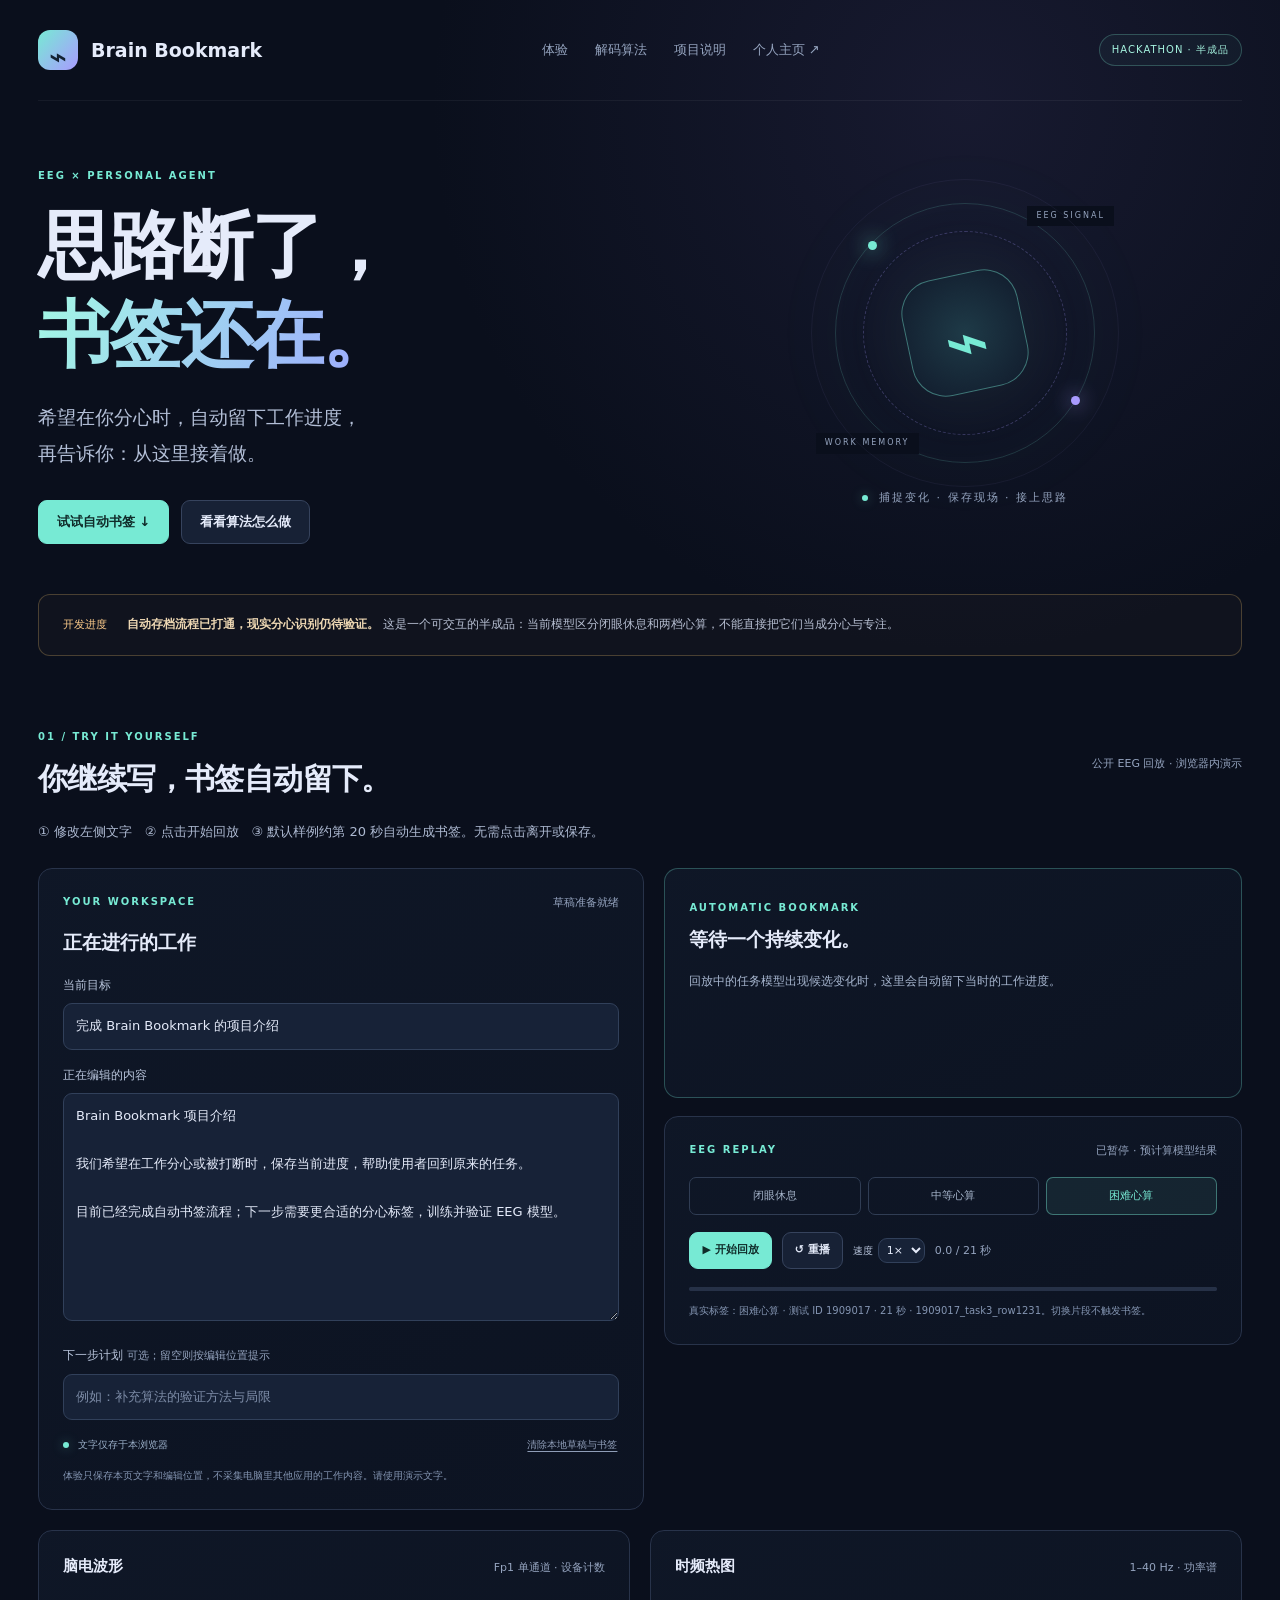
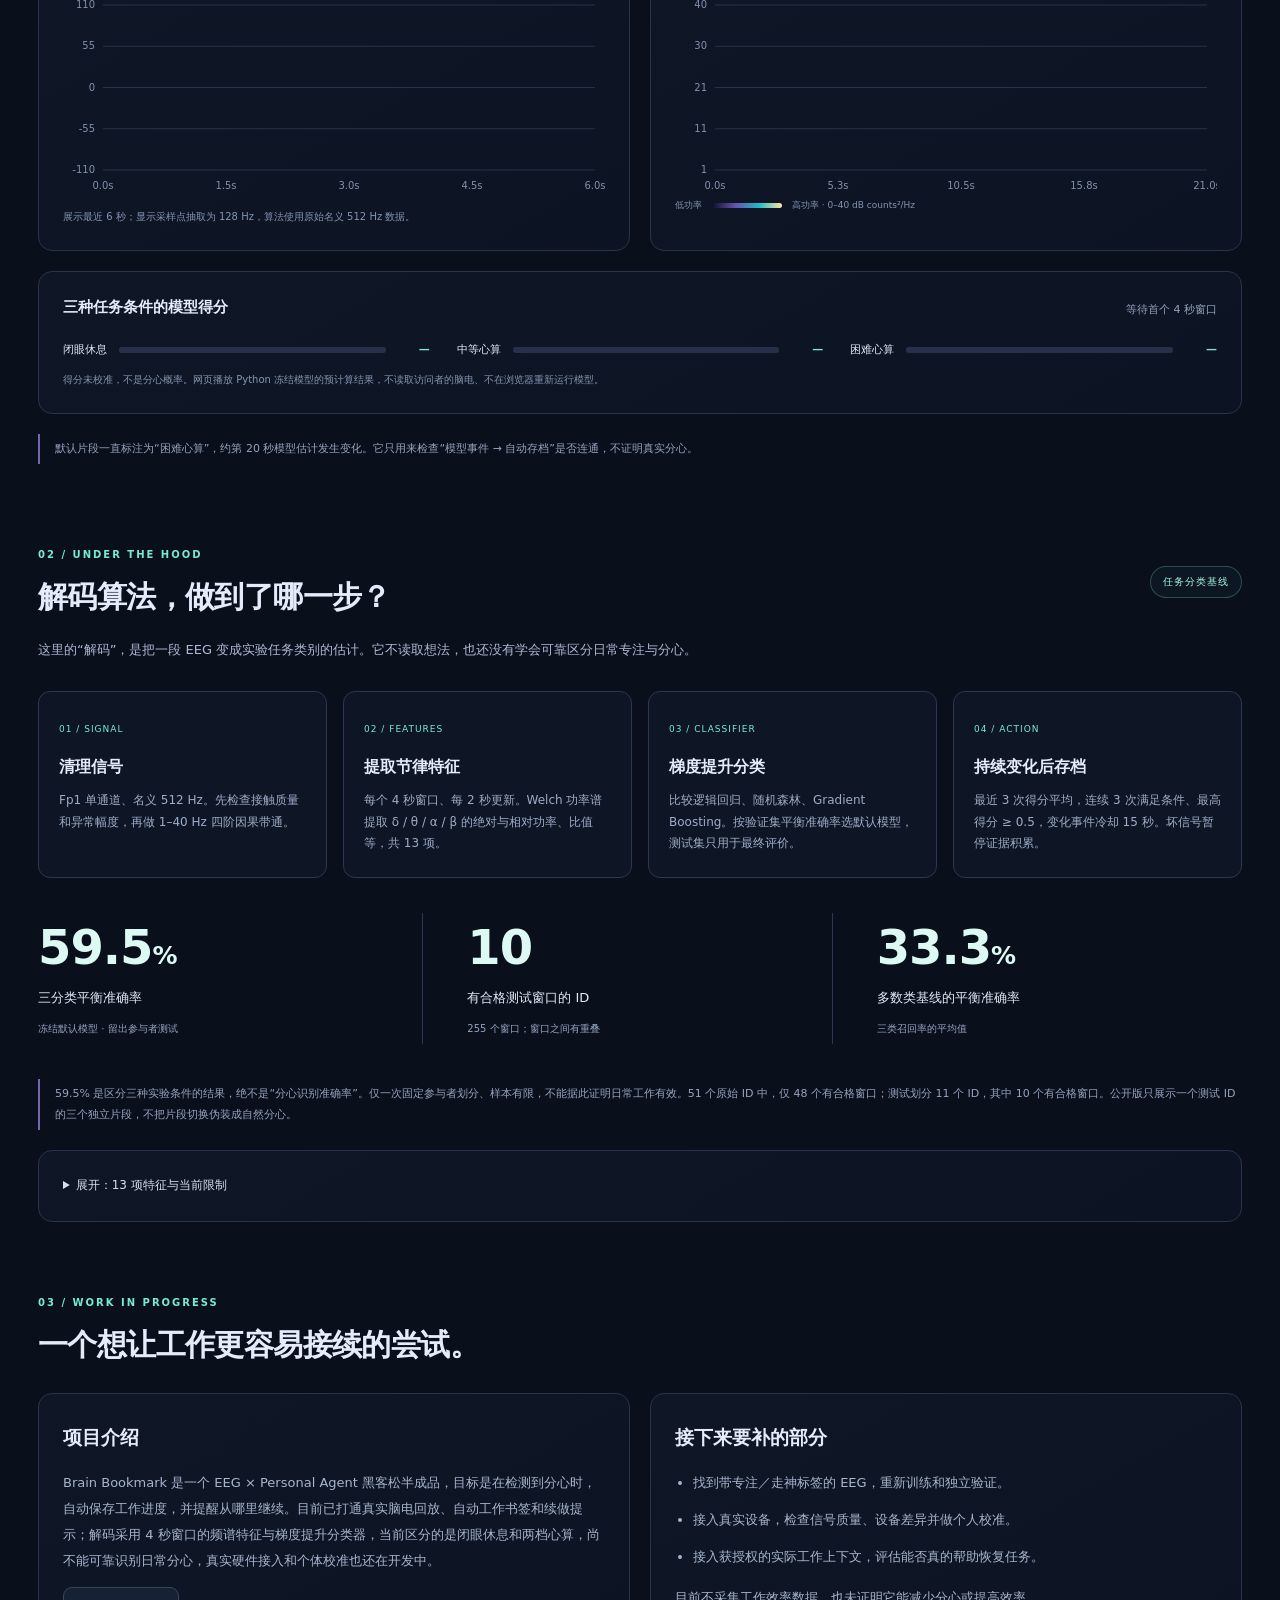
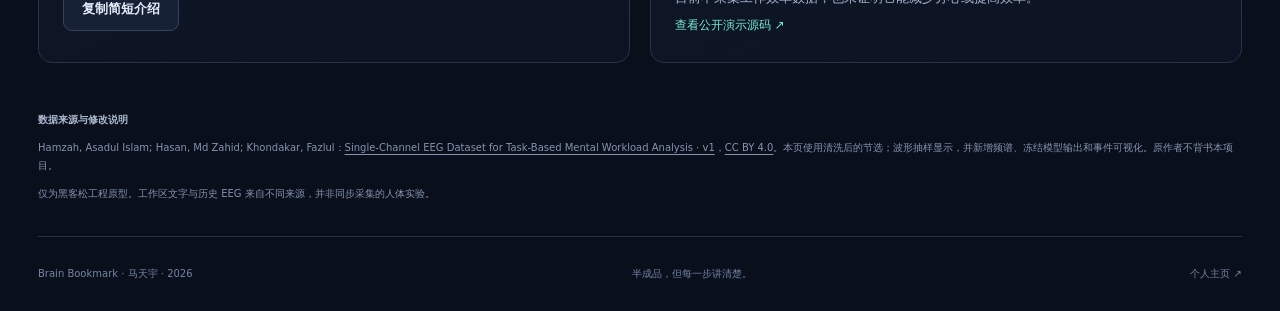
<file: brain-bookmark/index.html>
<!doctype html>
<html lang="zh-CN"><head><meta charset="utf-8"><meta name="viewport" content="width=device-width, initial-scale=1">
<title>Brain Bookmark｜让中断后的你，接得上思路</title>
<meta name="description" content="EEG × Personal Agent 黑客松半成品：真实脑电回放、自动工作书签与续做提示。展示任务分类算法，尚未验证现实分心识别。">
<meta name="theme-color" content="#0a0f1c"><meta property="og:title" content="Brain Bookmark｜EEG × 工作记忆"><meta property="og:description" content="一个还在开发中的脑电工作书签：试用真实 EEG 回放，看看自动存档与续做提示如何工作。">
<link rel="icon" href="data:image/svg+xml,%3Csvg xmlns='http://www.w3.org/2000/svg' viewBox='0 0 40 40'%3E%3Crect width='40' height='40' rx='12' fill='%2377ead4'/%3E%3Cpath d='M9 22h7l3-10 4 17 3-8h5' stroke='%230a0f1c' fill='none' stroke-width='3'/%3E%3C/svg%3E">
<link rel="stylesheet" href="style.css"><script src="app.js" defer></script></head>
<body><div class="ambient" aria-hidden="true"></div><main>
<header><a class="brand" href="./"><span class="mark">⌁</span>Brain Bookmark</a><nav><a href="#experience">体验</a><a href="#algorithm">解码算法</a><a href="#about">项目说明</a><a href="../">个人主页 ↗</a></nav><span class="badge">HACKATHON · 半成品</span></header>
<section class="hero"><div><p class="eyebrow">EEG × PERSONAL AGENT</p><h1>思路断了，<br><span>书签还在。</span></h1><p class="lead">希望在你分心时，自动留下工作进度，<br>再告诉你：从这里接着做。</p><div class="actions"><a class="button primary" href="#experience">试试自动书签 ↓</a><a class="button" href="#algorithm">看看算法怎么做</a></div></div><aside class="concept"><div class="orbit"><div class="core">⌁</div><i></i><b></b><span class="orb-label l1">EEG SIGNAL</span><span class="orb-label l2">WORK MEMORY</span></div><p><span class="dot"></span> 捕捉变化 · 保存现场 · 接上思路</p></aside></section>
<div class="status"><span>开发进度</span><p><strong>自动存档流程已打通，现实分心识别仍待验证。</strong> 这是一个可交互的半成品：当前模型区分闭眼休息和两档心算，不能直接把它们当成分心与专注。</p></div>
<section id="experience" class="section"><div class="section-title"><div><p class="eyebrow">01 / TRY IT YOURSELF</p><h2>你继续写，书签自动留下。</h2></div><span class="small">公开 EEG 回放 · 浏览器内演示</span></div>
<p class="intro">① 修改左侧文字　② 点击开始回放　③ 默认样例约第 20 秒自动生成书签。无需点击离开或保存。</p>
<div class="workspace"><article class="card editor-card"><div class="card-top"><span class="eyebrow">YOUR WORKSPACE</span><span id="draft-state" class="small" role="status">草稿准备就绪</span></div><h3>正在进行的工作</h3>
<label for="goal">当前目标</label><input id="goal" value="完成 Brain Bookmark 的项目介绍">
<label for="document">正在编辑的内容</label><textarea id="document" spellcheck="false">Brain Bookmark 项目介绍

我们希望在工作分心或被打断时，保存当前进度，帮助使用者回到原来的任务。

目前已经完成自动书签流程；下一步需要更合适的分心标签，训练并验证 EEG 模型。</textarea>
<label for="plan">下一步计划 <span class="small">可选；留空则按编辑位置提示</span></label><input id="plan" placeholder="例如：补充算法的验证方法与局限">
<div class="editor-foot"><span><span class="dot"></span> 文字仅存于本浏览器</span><button id="clear-draft" class="text-button">清除本地草稿与书签</button></div>
<p class="micro">体验只保存本页文字和编辑位置，不采集电脑里其他应用的工作内容。请使用演示文字。</p>
</article><div class="right-column"><article class="card bookmark" id="bookmark" aria-live="polite"><span class="eyebrow">AUTOMATIC BOOKMARK</span><h3 id="bookmark-title">等待一个持续变化。</h3><p id="bookmark-status">回放中的任务模型出现候选变化时，这里会自动留下当时的工作进度。</p><div id="saved-content" hidden><div class="small" id="anchor-label"></div><blockquote id="anchor"></blockquote><div class="next"><span class="eyebrow">建议从这里继续</span><p id="next-step"></p></div><p class="micro" id="snapshot-source"></p><div class="actions"><button id="acknowledge" class="button primary">知道了，继续写</button><button id="download" class="button">下载书签</button></div></div></article>
<article class="card signal-card"><div class="card-top"><span class="eyebrow">EEG REPLAY</span><span id="play-state" class="small" role="status">正在加载真实数据…</span></div><div class="conditions" role="group" aria-label="EEG 实验条件"><button data-condition="0" aria-pressed="false">闭眼休息</button><button data-condition="1" aria-pressed="false">中等心算</button><button data-condition="2" aria-pressed="true">困难心算</button></div><div class="transport"><button id="play" class="button primary" disabled>▶ 开始回放</button><button id="restart" class="button" disabled>↺ 重播</button><label class="speed-label" for="speed">速度 <select id="speed"><option value="1">1×</option><option value="2">2×</option><option value="4">4×</option></select></label><span id="time" class="small">0.0 秒</span></div><progress id="progress" value="0" max="21" aria-label="回放进度"></progress><p id="record-info" class="micro"></p></article></div></div>
<div class="charts"><article class="card"><div class="card-top"><h3>脑电波形</h3><span class="small">Fp1 单通道 · 设备计数</span></div><canvas id="wave" role="img" aria-label="真实 EEG 波形，横轴片段秒数，纵轴设备计数"></canvas><p class="micro">展示最近 6 秒；显示采样点抽取为 128 Hz，算法使用原始名义 512 Hz 数据。</p></article><article class="card"><div class="card-top"><h3>时频热图</h3><span class="small">1–40 Hz · 功率谱</span></div><canvas id="heat" role="img" aria-label="EEG 时频热图，横轴片段秒数，纵轴频率Hz，颜色表示功率"></canvas><div class="heat-legend"><span>低功率</span><i></i><span>高功率 · 0–40 dB counts²/Hz</span></div></article></div>
<article class="card score-panel"><div class="card-top"><h3>三种任务条件的模型得分</h3><span id="model-state" class="small">等待首个 4 秒窗口</span></div><div id="scores"><div><span>闭眼休息</span><progress value="0" max="1"></progress><b>—</b></div><div><span>中等心算</span><progress value="0" max="1"></progress><b>—</b></div><div><span>困难心算</span><progress value="0" max="1"></progress><b>—</b></div></div><p class="micro">得分未校准，不是分心概率。网页播放 Python 冻结模型的预计算结果，不读取访问者的脑电、不在浏览器重新运行模型。</p></article>
<p class="explanation" id="fixture-note">默认片段一直标注为“困难心算”，约第 20 秒模型估计发生变化。它只用来检查“模型事件 → 自动存档”是否连通，不证明真实分心。</p><p class="micro" id="runtime-error" role="alert"></p>
</section>
<section id="algorithm" class="section"><div class="section-title"><div><p class="eyebrow">02 / UNDER THE HOOD</p><h2>解码算法，做到了哪一步？</h2></div><span class="badge">任务分类基线</span></div><p class="intro">这里的“解码”，是把一段 EEG 变成实验任务类别的估计。它不读取想法，也还没有学会可靠区分日常专注与分心。</p>
<div class="pipeline"><article><span>01 / SIGNAL</span><h3>清理信号</h3><p>Fp1 单通道、名义 512 Hz。先检查接触质量和异常幅度，再做 1–40 Hz 四阶因果带通。</p></article><article><span>02 / FEATURES</span><h3>提取节律特征</h3><p>每个 4 秒窗口、每 2 秒更新。Welch 功率谱提取 δ / θ / α / β 的绝对与相对功率、比值等，共 13 项。</p></article><article><span>03 / CLASSIFIER</span><h3>梯度提升分类</h3><p>比较逻辑回归、随机森林、Gradient Boosting。按验证集平衡准确率选默认模型，测试集只用于最终评价。</p></article><article><span>04 / ACTION</span><h3>持续变化后存档</h3><p>最近 3 次得分平均，连续 3 次满足条件、最高得分 ≥ 0.5，变化事件冷却 15 秒。坏信号暂停证据积累。</p></article></div>
<div class="metrics"><article><strong>59.5<span>%</span></strong><p>三分类平衡准确率</p><small>冻结默认模型 · 留出参与者测试</small></article><article><strong>10</strong><p>有合格测试窗口的 ID</p><small>255 个窗口；窗口之间有重叠</small></article><article><strong>33.3<span>%</span></strong><p>多数类基线的平衡准确率</p><small>三类召回率的平均值</small></article></div><p class="explanation">59.5% 是区分三种实验条件的结果，绝不是“分心识别准确率”。仅一次固定参与者划分、样本有限，不能据此证明日常工作有效。51 个原始 ID 中，仅 48 个有合格窗口；测试划分 11 个 ID，其中 10 个有合格窗口。公开版只展示一个测试 ID 的三个独立片段，不把片段切换伪装成自然分心。</p>
<details class="card"><summary>展开：13 项特征与当前限制</summary><p>δ 1–4 Hz、θ 4–8 Hz、α 8–13 Hz、β 13–30 Hz：4 项 log10 功率 + 4 项相对功率；log θ/β、log α/β；log RMS、log 方差；归一化谱熵。相对功率分母为 1–40 Hz 总功率。</p><p>四阶 Butterworth 因果滤波在每个 4 秒窗口重置，训练与回放处理一致。没有依据脑电结果挑选训练/测试划分，没有在测试集上调参。时间按名义采样率重建，准确时钟和物理单位未独立确认。单通道只能展示时频热图，不能据此画出可靠的全脑空间活动图。</p><p>续做提示目前是本地规则：有计划则引用计划，没有则根据已保存的编辑行给出建议，尚未调用大语言模型。</p></details>
</section>
<section id="about" class="section"><div class="section-title"><div><p class="eyebrow">03 / WORK IN PROGRESS</p><h2>一个想让工作更容易接续的尝试。</h2></div></div><div class="about-grid"><article class="card"><h3>项目介绍</h3><p id="share-copy">Brain Bookmark 是一个 EEG × Personal Agent 黑客松半成品，目标是在检测到分心时，自动保存工作进度，并提醒从哪里继续。目前已打通真实脑电回放、自动工作书签和续做提示；解码采用 4 秒窗口的频谱特征与梯度提升分类器，当前区分的是闭眼休息和两档心算，尚不能可靠识别日常分心，真实硬件接入和个体校准也还在开发中。</p><button id="copy-intro" class="button">复制简短介绍</button><span id="copy-status" class="micro" role="status"></span></article><article class="card"><h3>接下来要补的部分</h3><ul><li>找到带专注／走神标签的 EEG，重新训练和独立验证。</li><li>接入真实设备，检查信号质量、设备差异并做个人校准。</li><li>接入获授权的实际工作上下文，评估能否真的帮助恢复任务。</li></ul><p class="micro">目前不采集工作效率数据，也未证明它能减少分心或提高效率。</p><a class="text-link" href="https://github.com/Dililianxice/Dililianxice.github.io/tree/main/brain-bookmark" target="_blank" rel="noopener">查看公开演示源码 ↗</a></article></div>
<div class="attribution"><strong>数据来源与修改说明</strong><p>Hamzah, Asadul Islam; Hasan, Md Zahid; Khondakar, Fazlul：<a href="https://doi.org/10.17632/gy4sbnn389.1" target="_blank" rel="noopener">Single-Channel EEG Dataset for Task-Based Mental Workload Analysis · v1</a>，<a href="https://creativecommons.org/licenses/by/4.0/" target="_blank" rel="noopener">CC BY 4.0</a>。本页使用清洗后的节选；波形抽样显示，并新增频谱、冻结模型输出和事件可视化。原作者不背书本项目。</p><p>仅为黑客松工程原型。工作区文字与历史 EEG 来自不同来源，并非同步采集的人体实验。</p></div>
</section><footer><span>Brain Bookmark · 马天宇 · 2026</span><span>半成品，但每一步讲清楚。</span><a href="../">个人主页 ↗</a></footer>
</main></body></html>
</file>
<file: style.css>
:root{--paper:#f0f1f2;--black:#0b0d10;--ink:#15191d;--muted:#60686f;--line:#cbd0d4;--blue:#466772;--accent:#dbfa91;--sans:"Helvetica Neue",Arial,"PingFang SC","Microsoft YaHei",sans-serif;--serif:"Iowan Old Style",Baskerville,"Times New Roman","Songti SC",serif;--mono:ui-monospace,SFMono-Regular,Consolas,monospace}*{box-sizing:border-box}html{scroll-behavior:smooth;scroll-padding-top:110px}body{margin:0;background:var(--paper);color:var(--ink);font-family:var(--sans);font-size:1rem;line-height:1.75;-webkit-font-smoothing:antialiased}::selection{background:var(--accent);color:var(--black)}a{color:inherit;text-decoration:none}button{font:inherit;cursor:pointer;border:0;background:none;color:inherit}button,a,summary{-webkit-tap-highlight-color:transparent}a:focus-visible,button:focus-visible,summary:focus-visible{outline:3px solid #759da4;outline-offset:6px}h1,h2,h3,p,dl,dd{margin:0}h1,h2,h3{font-weight:500}h2 em{font-family:var(--serif);font-weight:400}h3{line-height:1.4}p{color:var(--muted)}.container{width:calc(100% - 104px);max-width:1390px;margin-inline:auto}.skip{position:fixed;left:20px;top:-80px;z-index:200;padding:12px 16px;background:var(--accent);color:var(--black)}.skip:focus{top:15px}.header{height:84px;position:fixed;inset:0 0 auto;z-index:50;color:#e8edef;background:#0b0d10ce;transition:background .35s,color .35s;backdrop-filter:blur(12px)}.header.light{color:var(--ink);background:#f0f1f2ed}.header-inner{height:100%;display:flex;align-items:center;justify-content:space-between}.brand{font-size:1.35rem;letter-spacing:-.08em;font-weight:600;display:flex;align-items:center;gap:1rem}.brand span{font-size:.875rem;letter-spacing:.05em;font-weight:500}nav{display:flex;gap:34px;align-items:center;font-size:.875rem}nav a:hover{text-decoration:underline;text-underline-offset:7px}#language{font-size:.875rem;border-left:1px solid #8886;padding-left:23px;min-height:44px}#progress{position:absolute;left:0;bottom:0;height:1px;width:0;background:var(--accent)}.header.light #progress{background:#668a94}.eyebrow,.section-kicker,.profile-heading,.timeline-date>span,.evidence,.hero-bottom,.skill-list article>span{font-family:var(--mono);font-size:.75rem;letter-spacing:.035em}.hero{position:relative;background:var(--black);color:#f0f1f2;min-height:850px;min-height:max(850px,100svh);padding:148px 0 125px}.hero-frame{display:grid;grid-template-columns:1.6fr 1fr;gap:8%;align-items:center}.hero .eyebrow{color:#8d9ba6;margin-bottom:37px}.name-line{display:flex;flex-direction:column-reverse;gap:20px;margin-bottom:28px}.name-line h1{font-size:clamp(90px,10.4vw,155px);line-height:1.02;letter-spacing:-.06em}.name-line h1 em{font-family:var(--serif);font-weight:400}.english-name{font-size:.875rem;color:#aab8bf}.hero-heading{font-size:clamp(28px,3vw,42px);line-height:1.45;letter-spacing:-.03em}.hero-heading em{font-family:var(--sans);font-style:normal;font-weight:400;color:#a9c2ce}.hero-role{display:block;font-size:.875rem;color:#91a7b5;margin-top:22px}.hero-intro{font-size:1rem;line-height:1.9;max-width:590px;color:#aab8bf;margin-top:16px}.hero-actions{display:flex;align-items:center;gap:28px;margin-top:29px}.button{min-height:48px;display:inline-flex;align-items:center;justify-content:center;padding:12px 22px;font-size:.875rem;border:1px solid transparent;transition:background .3s,color .3s,border .3s}.hero .primary{border:1px solid #788994;border-radius:50%;width:104px;height:104px;padding:20px;text-align:center;line-height:1.5}.hero .primary:hover{background:var(--accent);border-color:var(--accent);color:var(--black)}.text-button{padding-inline:0;border-bottom:1px solid #64717b}.text-button:hover{color:var(--accent)}.hero-profile{align-self:center;border-top:1px solid #52616d;padding:22px 0 0;max-width:380px;width:100%;justify-self:end;margin-top:60px}.profile-heading{display:flex;justify-content:space-between;color:#8496a2;gap:1rem;margin-bottom:22px}.hero-profile dl>div{display:grid;grid-template-columns:90px 1fr;gap:26px;padding:23px 0;border-bottom:1px solid #3a49534d}dt{font-size:.875rem;color:#8496a2}dd{font-size:1rem;line-height:1.85}dd span{color:#9db0bb}.profile-email{display:inline-block;font-size:1rem;margin-top:30px;border-bottom:1px solid #64717b;padding-bottom:5px;overflow-wrap:anywhere;color:#c2d2db}.hero-bottom{position:absolute;bottom:28px;left:0;right:0;display:flex;justify-content:space-between;gap:2rem;align-items:center;padding-top:22px;border-top:1px solid #59677366;color:#92a3af}.hero-bottom a{color:#dce6ec}.section-kicker{display:flex;justify-content:space-between;gap:25px;color:var(--muted)}.strengths{padding-top:89px;padding-bottom:100px}.strength-heading{display:flex;justify-content:space-between;gap:4rem;align-items:end;margin:58px 0 56px}.strength-heading h2,.research-title h2{font-size:clamp(44px,4.5vw,68px);line-height:1.3;letter-spacing:-.05em}.strength-heading h2 em{font-family:var(--sans);font-style:normal;font-weight:400;color:#627783}.strength-heading>p{font-size:1rem;line-height:1.9;max-width:345px}.strength-grid{display:grid;grid-template-columns:repeat(3,1fr);gap:58px;align-items:start}.strength-grid article{border-top:1px solid #a6b2b9;padding-top:24px}.strength-grid article:nth-child(2){margin-top:52px}.strength-grid article:nth-child(3){margin-top:104px}.item-number{font-size:2.5rem;line-height:1;font-family:var(--serif);font-style:italic;font-weight:400;color:#778f9a;display:block;margin-bottom:29px}.strength-grid h3{font-size:1.5rem;letter-spacing:-.03em;margin-bottom:18px}.strength-grid p{line-height:1.9}.evidence{display:block;margin-top:27px;color:#71818a}.experience-section{padding:40px 0 105px}.section-heading{display:flex;justify-content:space-between;align-items:end;gap:3rem;margin:43px 0 54px}.section-heading h2{font-size:clamp(58px,6.6vw,96px);line-height:1.14;letter-spacing:-.06em;max-width:780px}.section-heading h2 em{font-family:var(--serif);font-weight:400;color:#6d838e}.section-heading>p{font-size:1rem;line-height:1.9;max-width:330px;margin-bottom:8px}.timeline{counter-reset:stage}.timeline-entry{counter-increment:stage;display:grid;grid-template-columns:1fr 2.2fr;gap:8%;padding:45px 0 50px;border-top:1px solid var(--line);align-items:start}.timeline-date{position:relative;padding-top:5px}.timeline-date::after{content:'0' counter(stage);display:block;font-family:var(--serif);font-style:italic;line-height:1;font-size:5.4rem;color:#bdc9cd;margin-top:50px;letter-spacing:-.055em}.timeline-date time{font-family:var(--mono);font-size:1rem;display:block;color:#4e6b76;font-variant-numeric:tabular-nums}.timeline-date>span{display:block;color:var(--muted);margin-top:12px}.entry-top{display:flex;align-items:start;justify-content:space-between;gap:25px}.entry-top h3{font-size:2rem;font-weight:500;letter-spacing:-.04em;max-width:550px}.label{font-family:var(--mono);font-size:.875rem;line-height:1.6;color:var(--muted);padding-top:8px;white-space:nowrap}.entry-affiliation{font-size:.875rem;margin:16px 0 26px;color:#74838c}.timeline-body>p:not(.entry-affiliation){line-height:1.95}.entry-list{padding-left:1.15rem;margin:19px 0 0;color:var(--muted)}.entry-list li{padding-left:5px;margin-bottom:9px;line-height:1.9}.entry-list li::marker{color:#768e9a}.entry-foot{margin-top:27px;display:flex;justify-content:space-between;gap:1.5rem;font-size:.875rem;line-height:1.8}.entry-foot span{color:#6e808b}.entry-foot a,.inline-link{border-bottom:1px solid #859ba5;font-size:.875rem;padding-bottom:4px}.method-tags{display:flex;flex-wrap:wrap;gap:12px 22px;font-family:var(--mono);font-size:.875rem;color:#597984;margin-top:20px}.award-line{display:flex;flex-wrap:wrap;gap:22px;margin-top:20px;font-size:1rem}.award-line span{border-left:1px solid #869caa;padding-left:13px}.additional-experience{font-size:1rem;margin:23px 0;line-height:1.9}.timeline-entry:last-child .inline-link{display:inline-block;margin-top:20px}.timeline-entry:first-child{background:#15212a;color:#dfe8ef;border:0;padding:44px;grid-template-columns:1fr 2.2fr;margin-bottom:35px;gap:6%;min-height:480px}.timeline-entry:first-child .timeline-date time{color:#aac5d3}.timeline-entry:first-child .timeline-date>span{color:#8098a7}.timeline-entry:first-child .timeline-date::after{font-size:7rem;color:#415e6f;margin-top:69px}.timeline-entry:first-child .entry-affiliation{color:#8eaab9}.timeline-entry:first-child p,.timeline-entry:first-child .entry-list{color:#b3c5cf}.timeline-entry:first-child .label{color:var(--accent)}.timeline-entry:first-child .entry-foot span{color:#8eaab9}.timeline-entry:first-child .entry-foot a{color:#e2ebf1;border-color:#778e9c}.research-section{padding-top:48px;padding-bottom:102px;border-top:1px solid var(--line)}.research-grid{display:grid;grid-template-columns:1.3fr 1fr;gap:12%;margin-top:65px}.research-title>p{margin-top:31px;max-width:560px;line-height:1.95}.research-note{font-size:.875rem;border-left:1px solid #a3b4bc;padding-left:18px}.skill-list article{padding:30px 0;border-bottom:1px solid var(--line)}.skill-list article:first-child{padding-top:0}.skill-list article>span{color:#7c8e98}.skill-list h3{font-size:1.5rem;margin:13px 0 17px;letter-spacing:-.03em}.skill-list p{line-height:1.95}.publication-section{background:var(--black);color:#e1e7eb;padding:84px 0 92px}.publication{display:grid;grid-template-columns:1fr 1.45fr;gap:100px}.publication-meta .eyebrow{color:#869aa8}.publication-meta strong{display:block;font-size:clamp(72px,7.7vw,110px);font-weight:500;line-height:1.07;letter-spacing:-.06em;margin:39px 0 25px}.publication-meta strong em{font-family:var(--serif);font-weight:400;color:#a4b8c2}.publication-meta>span:last-child{font-size:.875rem;color:#90a5b2;display:block}.publication-body{padding-top:57px}.publication-body h3{font-size:1.9rem;font-weight:400;line-height:1.5;letter-spacing:-.025em;max-width:780px}.publication-body>p{font-size:.875rem;line-height:1.9;margin:27px 0;color:#90a5b2}.publication-body>p strong{color:#e1e7eb;font-weight:400}.publication-links{display:flex;gap:26px;font-size:.875rem}.publication-links a{border-bottom:1px solid #7c919e;padding-bottom:4px}.publication details{border-top:1px solid #4e626e80;padding-top:18px;margin-top:36px;font-size:.875rem;color:#9fb4c0}summary{display:flex;justify-content:space-between;cursor:pointer;list-style:none;gap:2rem}summary::-webkit-details-marker{display:none}summary::after{content:'+';font-family:var(--mono);font-size:1.25rem}details[open] summary::after{content:'−'}details p{margin-top:20px;line-height:1.95;max-width:740px;color:#9fb4c0}.contact-section{background:#c6d9e0;color:#12242d;padding:60px 0 0}.contact-section .section-kicker{color:#546e7b}.contact-grid{display:grid;grid-template-columns:1.4fr 1fr;gap:10%;margin-top:66px;padding-bottom:65px;align-items:end}.contact-grid h2{font-size:clamp(60px,6.5vw,94px);font-weight:500;line-height:1.18;letter-spacing:-.06em}.contact-grid h2 em{font-weight:400;color:#4b6775;font-family:var(--sans);font-style:normal}.contact-grid>div>p{color:#486571;margin-top:27px;max-width:560px;line-height:1.9}.contact-details{padding-bottom:8px}.email{font-size:clamp(21px,2.3vw,34px);letter-spacing:-.035em;overflow-wrap:anywhere;border-bottom:1px solid #6a8a9a;padding-bottom:7px;display:inline-block}.contact-details>p{font-size:.875rem;line-height:1.9}.contact-actions{display:flex;gap:25px;align-items:center;margin-top:26px}.light{border:1px solid #839fab;padding:12px 18px}.light:hover{background:#12242d;border-color:#12242d;color:#d8e8ef}.contact-actions button{font-size:.875rem;padding:12px 0;border-bottom:1px solid #839fab;min-height:48px}#copy-message{display:block;font-size:.875rem;color:#466674;margin-top:13px;min-height:1.7em}footer{display:flex;justify-content:space-between;align-items:center;gap:25px;font-family:var(--mono);font-size:.75rem;color:#546e7a;border-top:1px solid #8ca6b27d;padding:24px 0 28px}footer a{padding:6px 0;color:#1f3d4c}.reveal{opacity:1;transform:none}.js-ready .reveal{opacity:0;transform:translateY(24px);transition:opacity .65s ease,transform .85s cubic-bezier(.22,.68,0,1)}.js-ready .reveal.visible{opacity:1;transform:none}.hero-main,.hero-profile{animation:arrive .9s cubic-bezier(.22,.68,0,1) both}.hero-profile{animation-delay:.15s}@keyframes arrive{from{opacity:0;transform:translateY(20px)}to{opacity:1;transform:translateY(0)}}html[lang="en"] .name-line h1{font-size:clamp(92px,10.4vw,155px);line-height:.89;letter-spacing:-.065em}html[lang="en"] .name-line h1 em{display:inline-block;margin-top:9px}html[lang="en"] .hero-heading{font-size:clamp(24px,2.6vw,36px);line-height:1.35}html[lang="en"] .hero-heading em,html[lang="en"] .strength-heading h2 em,html[lang="en"] .contact-grid h2 em{font-family:var(--serif);font-style:italic}html[lang="en"] .hero{padding-top:142px}html[lang="en"] .hero .eyebrow{margin-bottom:25px}html[lang="en"] .english-name{margin-bottom:0}
@media(min-width:1600px){.hero{padding-top:170px}.hero-profile{margin-top:60px}}
@media(max-width:1100px){.container{width:calc(100% - 64px)}.hero-frame{grid-template-columns:1.4fr 1fr;gap:6%}.hero-profile dl>div{gap:15px;grid-template-columns:78px 1fr}.strength-grid{gap:30px}.timeline-entry{gap:6%;grid-template-columns:1fr 2.7fr}.timeline-entry:first-child{padding:35px;grid-template-columns:1fr 2.7fr}.publication{gap:65px}.contact-grid{gap:6%}.research-grid{gap:7%}.entry-top h3{font-size:1.75rem}}
@media(max-width:760px){html{scroll-padding-top:88px}.container{width:calc(100% - 40px)}.header{height:70px}.brand span{display:none}nav{gap:14px}#language{padding-left:16px;white-space:nowrap;flex-shrink:0}.hero{padding:111px 0 120px;min-height:0}.hero-frame{display:block}.hero .eyebrow{font-size:.75rem;letter-spacing:0;max-width:315px;margin-bottom:35px}.name-line{gap:21px;margin-bottom:29px}.name-line h1{font-size:clamp(76px,21vw,125px);line-height:1.08}.english-name{font-size:.875rem}.hero-heading{font-size:1.9rem;line-height:1.5}.hero-intro{margin-top:24px;font-size:1rem;line-height:1.9}.hero-actions{margin-top:25px;gap:28px}.hero .primary{width:92px;height:92px;font-size:.875rem}.hero-profile{margin-top:44px;max-width:none;padding-top:20px}.profile-heading{margin-bottom:10px}.hero-profile dl{display:grid;grid-template-columns:1fr 1fr;gap:0 25px}.hero-profile dl>div{display:block;padding:17px 0}.hero-profile dt{font-size:.875rem;margin-bottom:8px}.hero-profile dd{font-size:.875rem;line-height:1.9}.profile-email{margin-top:22px;font-size:1rem}.hero-bottom{bottom:23px;display:grid;grid-template-columns:1fr auto;gap:10px;font-size:.75rem;padding-top:19px}.hero-bottom span:first-child{grid-column:1/-1;max-width:300px}.hero-bottom span:nth-child(2){font-size:.75rem}.section-kicker{font-size:.75rem;gap:18px;letter-spacing:0}.section-kicker>span:last-child{text-align:right;max-width:50%}.strengths{padding-top:56px;padding-bottom:48px}.strength-heading{display:block;margin:36px 0 34px}.strength-heading h2,.research-title h2{font-size:2.4rem;line-height:1.35}.strength-heading>p{margin-top:26px;font-size:1rem}.strength-grid{display:block}.strength-grid article,.strength-grid article:nth-child(2),.strength-grid article:nth-child(3){margin:0 0 35px;padding-top:21px;position:relative}.item-number{font-size:2rem;position:absolute;right:0;top:20px;margin:0}.strength-grid h3{font-size:1.3rem;margin-bottom:14px;padding-right:45px}.evidence{margin-top:19px}.experience-section{padding:12px 0 54px}.section-heading{display:block;margin:34px 0 32px}.section-heading h2{font-size:2.9rem;line-height:1.2}.section-heading>p{margin-top:25px;font-size:1rem}.timeline-entry{display:block;padding:29px 0 35px}.timeline-date{display:flex;justify-content:space-between;gap:1rem;padding-top:0;margin-bottom:25px}.timeline-date time{font-size:.875rem}.timeline-date>span{margin-top:0;align-self:center}.timeline-date::after{display:none}.entry-top{display:block}.entry-top h3{font-size:1.6rem;line-height:1.4;max-width:none}.label{display:block;padding-top:9px;white-space:normal}.entry-affiliation{margin:13px 0 20px;font-size:.875rem}.entry-list{margin-top:18px}.entry-foot{display:block;margin-top:22px}.entry-foot a{display:inline-block;margin-top:14px}.timeline-entry:first-child{padding:26px 23px;display:block;min-height:0;margin-bottom:9px}.timeline-entry:first-child .timeline-date{display:block}.timeline-entry:first-child .timeline-date>span{margin-top:7px}.timeline-entry:first-child .timeline-date::after{display:none}.method-tags{gap:10px 18px}.award-line{gap:15px;font-size:.875rem}.additional-experience{margin:21px 0}.research-section{padding-top:42px;padding-bottom:55px}.research-grid{display:block;margin-top:37px}.research-title>p{margin-top:25px}.skill-list{margin-top:40px}.skill-list article{padding:23px 0}.skill-list h3{font-size:1.35rem;margin:11px 0 13px}.publication-section{padding:52px 0 58px}.publication{display:block}.publication-meta strong{font-size:4rem;line-height:1.1;margin:23px 0 19px}.publication-meta strong br{display:none}.publication-meta strong em{font-size:3.7rem;margin-left:10px}.publication-body{padding-top:31px}.publication-body h3{font-size:1.5rem;line-height:1.5}.publication-body>p{margin:24px 0}.publication details{margin-top:29px}.contact-section{padding-top:40px}.contact-grid{display:block;margin-top:41px;padding-bottom:29px}.contact-grid h2{font-size:2.9rem;line-height:1.24}.contact-grid>div>p{margin-top:27px}.contact-details{margin-top:34px}.email{font-size:1.6rem}.contact-actions{gap:22px;margin-top:26px}footer{flex-wrap:wrap;gap:10px 18px;font-size:.75rem;padding:22px 0}footer span:nth-child(2){order:3;width:100%}html[lang="en"] .hero{padding-top:108px}html[lang="en"] .name-line h1{font-size:clamp(78px,23vw,130px);line-height:.94}html[lang="en"] .hero-heading{font-size:1.9rem;line-height:1.4}}
@media(prefers-reduced-motion:reduce){html{scroll-behavior:auto}.js-ready .reveal{opacity:1;transform:none;transition:none}.hero-main,.hero-profile{animation:none}*{transition:none!important}}
@media print{.header,.hero-actions,.hero-bottom,.contact-actions,.skip,footer{display:none!important}.container{width:100%}.hero{padding:0;min-height:0;background:white;color:#111}.hero-frame{grid-template-columns:1fr 220px;gap:4%}.name-line h1,html[lang="en"] .name-line h1{font-size:40pt}.hero .eyebrow,.english-name,.hero p,.hero-profile dt,.hero-profile dd,.profile-email{color:#333}.hero-profile{margin-top:0}.hero-profile dl>div{padding:10px 0}.hero-heading{font-size:22pt}.strengths,.research-section,.experience-section{padding:25px 0}.section-heading,.strength-heading{margin:20px 0}.strength-grid article:nth-child(2),.strength-grid article:nth-child(3){margin-top:0}.strength-heading h2,.section-heading h2,.research-title h2,.contact-grid h2{font-size:26pt}.timeline-entry,.timeline-entry:first-child{break-inside:avoid;padding:18px 0;background:white;color:#111}.timeline-entry:first-child p,.timeline-entry:first-child .entry-list,.timeline-entry:first-child .entry-affiliation,.timeline-entry:first-child .entry-foot span,.timeline-entry:first-child .label{color:#333}.timeline-date::after{display:none}.entry-top h3{font-size:17pt}.publication-section,.contact-section{background:white;color:#111;padding:25px 0}.publication-meta strong{font-size:40pt}.publication-body h3{font-size:16pt}.publication-body{padding-top:0}.publication-body>p,.publication-meta strong em,.publication-meta>span:last-child,.publication details{color:#333}.publication{gap:30px}.reveal,.js-ready .reveal{opacity:1!important;transform:none!important}.hero-main,.hero-profile{animation:none}.contact-grid{margin-top:20px;padding-bottom:0}}
/* Evidence and career direction use the established editorial grid. */
.recognition-band{display:grid;grid-template-columns:repeat(4,1fr);gap:30px;margin:35px 0 68px;border-top:1px solid var(--line);border-bottom:1px solid var(--line);padding:25px 0 28px}.recognition-band article>span{display:block;font-family:var(--mono);font-size:.75rem;letter-spacing:.035em;color:#798b96}.recognition-band strong{font-size:1.25rem;font-weight:500;display:block;margin:12px 0 6px;letter-spacing:-.03em}.recognition-band p{font-size:.875rem;line-height:1.8}.future-section{padding:88px 0 103px}.future-grid{display:grid;grid-template-columns:repeat(3,1fr);gap:54px}.future-grid article{border-top:1px solid #a6b2b9;padding-top:24px}.future-step,.future-status{font-family:var(--mono);font-size:.75rem;letter-spacing:.025em;color:#718995;display:block}.future-grid h3{font-size:1.45rem;letter-spacing:-.035em;margin:23px 0 18px;line-height:1.5}.future-grid p{line-height:1.95}.future-status{color:#7d8a92;margin-top:25px}.future-grid article:nth-child(2){margin-top:45px}.future-grid article:nth-child(3){margin-top:90px}
@media(max-width:1100px){.recognition-band{gap:22px}.future-grid{gap:30px}}
@media(max-width:760px){.recognition-band{grid-template-columns:1fr 1fr;gap:25px 22px;margin:27px 0 39px;padding:24px 0}.recognition-band strong{font-size:1.05rem;line-height:1.5}.recognition-band p{font-size:.875rem}.future-section{padding:53px 0 58px}.future-grid{display:block}.future-grid article,.future-grid article:nth-child(2),.future-grid article:nth-child(3){margin:0 0 33px;padding-top:22px}.future-grid h3{font-size:1.35rem;margin:17px 0 15px}.future-status{margin-top:19px}}
@media print{.recognition-band{margin:15px 0;padding:15px 0}.future-section{padding:25px 0}.future-grid article:nth-child(2),.future-grid article:nth-child(3){margin-top:0}.future-grid{gap:20px}.future-grid article{break-inside:avoid}}
.research-milestone{font-size:.875rem;line-height:1.8;margin-top:21px;color:#b4cbd7!important}
@media print{.research-milestone{color:#333!important}}

/* Specific role goals, honors, and personal approach. */
.future-section{border-bottom:1px solid var(--line)}
.role-grid{display:grid;grid-template-columns:1fr 1fr;gap:8%;margin:0 0 68px}
.role-grid article{border-top:1px solid #a6b2b9;padding-top:25px}
.role-grid h3{font-size:1.7rem;letter-spacing:-.035em;margin:20px 0 14px}
.role-grid p{line-height:1.95}
.role-grid .role-subtitle{font-size:.875rem;color:#4e6b76;margin-bottom:20px}
.role-grid .role-foundation{font-size:.875rem;border-left:1px solid #96aab5;padding-left:17px;margin-top:25px;color:#6c7c86}
.role-foundation strong{font-weight:500;color:#456474}
.roadmap-heading{display:flex;justify-content:space-between;gap:2rem;margin:0 0 30px;align-items:baseline}
.roadmap-heading .eyebrow{color:#59737f;font-size:.875rem}
.roadmap-heading p{font-size:.875rem;max-width:370px}
.goal-list{padding-left:1.1rem;margin:0;color:var(--muted);line-height:1.9}
.goal-list li{margin-bottom:11px;padding-left:4px}
.goal-list li::marker{color:#839aa5}
.recognition-band{margin-bottom:0}
.academic-honors{margin:0 0 70px;border-bottom:1px solid var(--line);padding:23px 0 30px}
.honors-heading{display:flex;justify-content:space-between;gap:20px;font-family:var(--mono);font-size:.875rem;color:#647d89;margin-bottom:26px}
.honors-heading>span:last-child{color:#79858d}
.honors-grid{display:grid;grid-template-columns:repeat(3,1fr);gap:30px}
.honors-grid article{display:flex;align-items:baseline;gap:15px}
.honors-grid article>span{font-size:.875rem;color:#718995;white-space:nowrap}
.honors-grid h3{font-size:1rem;line-height:1.7}
.about-section{padding:78px 0 94px}
.about-grid{display:grid;grid-template-columns:1.3fr 1fr;gap:12%;margin-top:57px}
.about-grid h2{font-size:clamp(44px,4.5vw,68px);line-height:1.3;letter-spacing:-.05em}
.about-grid h2 em{font-family:var(--sans);font-style:normal;color:#627783}
.about-copy article{border-top:1px solid #a6b2b9;padding-top:22px}
.about-copy article+article{margin-top:36px}
.about-copy article>span{font-family:var(--mono);font-size:.875rem;color:#718995}
.about-copy h3{font-size:1.3rem;margin:17px 0 15px;letter-spacing:-.025em}
.about-copy p{line-height:1.95}
html[lang="en"] .about-grid h2 em{font-family:var(--serif);font-style:italic}
@media(max-width:1100px){.role-grid{gap:6%}.honors-grid{gap:22px}.honors-grid article{display:block}.honors-grid h3{margin-top:9px}.about-grid{gap:7%}}
@media(max-width:760px){.role-grid{display:block;margin-bottom:42px}.role-grid article+article{margin-top:36px}.role-grid h3{font-size:1.45rem;margin-top:17px}.role-grid .role-subtitle{margin-bottom:15px}.role-grid .role-foundation{margin-top:20px}.roadmap-heading{display:block;margin-bottom:26px}.roadmap-heading p{margin-top:12px}.academic-honors{margin-bottom:42px;padding:23px 0 26px}.honors-heading{font-size:.875rem;display:block;margin-bottom:18px}.honors-heading>span{display:block}.honors-heading>span:last-child{margin-top:5px}.honors-grid{display:block}.honors-grid article{display:grid;grid-template-columns:64px 1fr;gap:12px;padding:9px 0}.honors-grid h3{margin:0;font-size:1rem}.about-section{padding:49px 0 57px}.about-grid{display:block;margin-top:34px}.about-grid h2{font-size:2.4rem}.about-copy{margin-top:34px}.about-copy article+article{margin-top:29px}.about-copy h3{font-size:1.3rem}.goal-list li{margin-bottom:9px}}
@media print{.role-grid{margin-bottom:25px}.roadmap-heading{margin-bottom:15px}.academic-honors{margin-bottom:25px}.about-section{padding:25px 0}.about-grid{margin-top:20px}.about-grid h2{font-size:26pt}.role-grid article,.honors-grid article,.about-copy article{break-inside:avoid}}

@media(max-width:400px){html[lang="en"] nav{gap:10px}html[lang="en"] #language{padding-left:10px}.header-inner{gap:14px}.brand{flex-shrink:0}}

/* Competition names and doctoral honors. */
.recognition-band .competition-name{line-height:1.75;overflow-wrap:anywhere}
.doctoral-honors{border-top:1px solid var(--line);margin-top:29px;padding-top:25px}
.doctoral-honors .honors-grid{grid-template-columns:repeat(2,minmax(0,1fr))}
.doctoral-honors .honors-grid article>span{white-space:normal}
@media(max-width:760px){.doctoral-honors{margin-top:23px;padding-top:23px}.doctoral-honors .honors-grid article{grid-template-columns:1fr;padding:11px 0;gap:5px}.doctoral-honors .honors-grid h3{margin:0}}

.recognition-band article>span{min-height:3.5em;line-height:1.75}

/* Two publications share the existing editorial layout. */
.publication + .publication{border-top:1px solid #3d4d57;margin-top:75px;padding-top:75px}
.long-journal strong{font-size:clamp(42px,4.9vw,68px);line-height:1.15}
.publication-contribution{border-left:1px solid #536c7b;padding-left:19px;margin:28px 0}
.publication-contribution>span{font-family:var(--mono);font-size:.875rem;color:#a2bac8}
.publication-contribution p{font-size:1rem;line-height:1.9;color:#b4c7d1;margin-top:12px}
@media(max-width:760px){.publication + .publication{margin-top:49px;padding-top:49px}.long-journal strong{font-size:2.8rem}.long-journal strong br{display:block}.long-journal strong em{font-size:2.8rem;margin-left:0}.publication-contribution{margin:25px 0;padding-left:16px}}
@media print{.publication + .publication{margin-top:25px;padding-top:25px}.long-journal strong,.long-journal strong em{font-size:30pt}.publication-contribution p,.publication-contribution>span{color:#333}}

.profile-links{display:flex;flex-wrap:wrap;gap:16px 26px;margin-top:24px;font-size:.875rem}.profile-links a,.share-homepage a{border-bottom:1px solid #899296}.share-homepage{display:flex;align-items:center;gap:24px;margin-top:34px;padding-top:28px;border-top:1px solid var(--line)}.share-homepage img{display:block;width:160px;height:160px;flex:none}.share-homepage h3{font-size:1rem;line-height:1.5}.share-homepage p{font-size:.875rem;margin:9px 0 14px}.share-homepage a{font-size:.875rem}@media(max-width:760px){.share-homepage{gap:18px;align-items:flex-start}.share-homepage img{width:128px;height:128px}.share-homepage h3{font-size:1rem}}
</file>
<file: brain-bookmark/style.css>
:root{color-scheme:dark;--bg:#0a0f1c;--panel:#111a2b;--line:#28334a;--text:#e5ebfa;--muted:#95a4bf;--mint:#77ead4;--purple:#a99bff;--orange:#ffcd8b}*{box-sizing:border-box}html{scroll-behavior:smooth;scroll-padding-top:25px}body{margin:0;background:var(--bg);color:var(--text);font:15px/1.8 system-ui,-apple-system,BlinkMacSystemFont,"Segoe UI",sans-serif}a{color:inherit;text-decoration:none}button,input,textarea,select{font:inherit}button,a,input,textarea,select{touch-action:manipulation}button{cursor:pointer}button:disabled{opacity:.45;cursor:wait}a:focus-visible,button:focus-visible,summary:focus-visible{outline:2px solid var(--mint);outline-offset:5px}main{max-width:1280px;padding:0 38px;margin:auto;position:relative}.ambient{position:absolute;top:0;right:0;width:70%;height:700px;background:radial-gradient(ellipse at 65% 15%,#35315b50,transparent 65%);pointer-events:none}header{display:flex;align-items:center;justify-content:space-between;gap:20px;padding:30px 0;border-bottom:1px solid #ffffff0d}.brand{display:flex;align-items:center;gap:13px;font-weight:750;font-size:19px;white-space:nowrap}.mark{display:grid;place-items:center;background:linear-gradient(130deg,var(--mint),var(--purple));border-radius:12px;width:40px;height:40px;color:#132233;font-size:30px}nav{display:flex;gap:27px;color:var(--muted);font-size:13px}nav a:hover,.text-link:hover{color:var(--mint)}.badge{font-size:10px;letter-spacing:1px;border:1px solid #7de6cb44;color:#a6f4e0;background:#77ead409;border-radius:30px;padding:6px 12px;white-space:nowrap}.hero{display:grid;grid-template-columns:1.1fr 1fr;align-items:center;padding:66px 0 50px;gap:40px}.eyebrow{font-size:10px;letter-spacing:2px;color:var(--mint);font-weight:650;margin:0 0 16px}.hero h1{font-size:clamp(45px,5.7vw,76px);line-height:1.22;letter-spacing:-2px;margin:0 0 20px;font-weight:750}.hero h1 span{background:linear-gradient(110deg,#a3f8e5,#9ca5ff);background-clip:text;-webkit-background-clip:text;color:transparent}.lead{font-size:19px;color:#b3bfd7;line-height:1.9;margin-bottom:29px}.actions{display:flex;gap:12px;align-items:center;flex-wrap:wrap}.button{display:inline-flex;justify-content:center;align-items:center;padding:10px 18px;border-radius:9px;border:1px solid #36435d;background:#172135;color:var(--text);font-size:13px;font-weight:600;line-height:1.7;transition:background .18s,transform .18s}.button:hover{background:#253450;transform:translateY(-1px)}.primary{color:#102c2a;background:var(--mint);border-color:var(--mint)}.primary:hover{background:#9cf4e3}.concept{text-align:center}.concept p{font-size:11px;color:var(--muted);letter-spacing:2px}.dot{display:inline-block;height:6px;width:6px;background:var(--mint);border-radius:50%;box-shadow:0 0 12px #77ead466;vertical-align:middle;margin-right:6px}.orbit{height:260px;width:260px;position:relative;margin:10px auto 25px;border:1px solid #77ead42b;border-radius:50%;display:grid;place-items:center;box-shadow:0 0 90px #77ead409,inset 0 0 50px #77ead408}.orbit:before{content:"";position:absolute;inset:27px;border:1px dashed #a99bff44;border-radius:50%}.orbit:after{content:"";position:absolute;inset:-25px;border:1px solid #a99bff10;border-radius:50%}.core{width:118px;height:118px;display:grid;place-items:center;background:radial-gradient(#1e3a47,#111b2c);border:1px solid #77ead46b;border-radius:34px;transform:rotate(-12deg);font-size:74px;color:var(--mint);box-shadow:0 0 80px #77ead41a}.orbit i,.orbit b{position:absolute;border-radius:50%;width:9px;height:9px;background:var(--mint);box-shadow:0 0 20px var(--mint);top:37px;left:32px}.orbit b{background:var(--purple);top:auto;left:auto;right:14px;bottom:57px;box-shadow:0 0 20px var(--purple)}.orb-label{position:absolute;font-size:8px;letter-spacing:2px;color:var(--muted);background:var(--bg);padding:3px 9px}.l1{top:2px;right:-20px}.l2{bottom:8px;left:-20px}.status{display:flex;align-items:center;gap:20px;padding:19px 24px;border:1px solid #e8ba6944;background:#e8ba6907;border-radius:12px;font-size:12px;color:#b7bfd2}.status>span{color:var(--orange);white-space:nowrap;font-size:11px}.status p{margin:0}.status strong{color:#edd7b3}.section{padding-top:72px}.section-title{display:flex;gap:20px;align-items:center;justify-content:space-between}.section-title .eyebrow{margin-bottom:12px}h2{font-size:30px;line-height:1.4;letter-spacing:-.6px;margin:0}h3{font-size:19px;line-height:1.5;margin:5px 0 18px;font-weight:650}.small{font-size:11px;color:var(--muted)}.intro{font-size:13px;color:#adb9d1;line-height:1.9;margin:20px 0 23px}.workspace{display:grid;grid-template-columns:1.05fr 1fr;gap:20px;align-items:start}.card{background:linear-gradient(150deg,#121c2e99,#0e162699);border:1px solid var(--line);border-radius:14px;padding:24px}.card-top{display:flex;align-items:center;justify-content:space-between;gap:12px}.card-top .eyebrow{margin:0}.card-top h3{font-size:15px;margin:0 0 4px}.editor-card h3{margin-top:16px}label{display:block;color:#b9c5dc;font-size:12px;margin:15px 0 7px}input,textarea,select{width:100%;background:#172237;color:var(--text);border:1px solid #31405a;border-radius:9px;padding:10px 12px;outline:none;font-size:13px;line-height:1.85}input:focus,textarea:focus{border-color:var(--mint);box-shadow:0 0 0 3px #77ead40a}textarea{height:228px;resize:vertical}input::placeholder{color:#7d8ca7}.editor-foot{display:flex;align-items:center;justify-content:space-between;gap:8px;font-size:10px;color:#9aafc8;margin-top:14px}.text-button{border:0;background:none;padding:2px;color:#8f9db7;font-size:10px;text-decoration:underline;text-underline-offset:3px}.micro{font-size:10px;color:#8495b2;line-height:1.9;margin-bottom:0;overflow-wrap:anywhere}.right-column{display:grid;gap:18px}.bookmark{border-color:#77ead449;min-height:230px}.bookmark .eyebrow{margin-bottom:14px}#bookmark-status{font-size:12px;color:#a7b6cf}#anchor-label{margin-top:20px}blockquote{border-left:2px solid var(--purple);padding:5px 0 5px 14px;margin:10px 0 18px;font-size:12px;color:#c6cee1;white-space:pre-wrap;overflow-wrap:anywhere;max-height:130px;overflow:auto}.next{background:#77ead409;border:1px solid #77ead424;border-radius:9px;padding:14px}.next .eyebrow{font-size:9px;margin:0}.next p{font-size:13px;margin:7px 0 0;color:#c5f7ec;overflow-wrap:anywhere}.bookmark .actions{margin-top:16px}.bookmark .button{font-size:11px;padding:8px 12px}.conditions{display:flex;gap:7px;margin:17px 0}.conditions button{flex:1;padding:8px 5px;border-radius:7px;border:1px solid #303d54;color:#a7b6cc;background:transparent;font-size:11px}.conditions button[aria-pressed=true]{color:var(--mint);background:#77ead413;border-color:#77ead46b}.transport{display:flex;gap:10px;align-items:center;flex-wrap:wrap}.transport .button{font-size:11px;padding:8px 12px}.speed-label{margin:0;font-size:10px;display:flex;align-items:center;gap:5px}select{width:auto;padding:4px;font-size:11px}progress{appearance:none;-webkit-appearance:none;border:0;border-radius:20px;height:4px;background:#263147;overflow:hidden}progress::-webkit-progress-bar{background:#263147;border-radius:20px}progress::-webkit-progress-value{background:var(--mint);border-radius:20px}progress::-moz-progress-bar{background:var(--mint)}#progress{width:100%;display:block;margin-top:18px}.charts{display:grid;grid-template-columns:1fr 1fr;gap:20px;margin-top:20px}canvas{display:block;width:100%;height:200px;margin-top:16px}.charts .card{overflow:hidden}.heat-legend{display:flex;align-items:center;gap:10px;font-size:9px;color:#8495b2}.heat-legend i{width:70px;height:5px;background:linear-gradient(90deg,#0b1125,#6552af,#21b8ca,#ffe4a1);border-radius:8px}.score-panel{margin-top:20px}#scores{display:grid;grid-template-columns:repeat(3,1fr);gap:27px;margin-top:17px}#scores>div{display:flex;align-items:center;gap:12px;font-size:11px}#scores progress{width:100%;height:6px}#scores span{white-space:nowrap}#scores b{min-width:32px;text-align:right;font-size:11px;color:var(--mint)}#scores>div:nth-child(2) progress::-webkit-progress-value{background:var(--purple)}#scores>div:nth-child(3) progress::-webkit-progress-value{background:var(--orange)}.explanation{font-size:11px;color:#95a4bc;line-height:1.9;border-left:2px solid #7465ac;padding:5px 0 5px 15px;margin:20px 0 0}.pipeline{display:grid;grid-template-columns:repeat(4,1fr);gap:16px;margin-top:28px}.pipeline article{padding:22px 20px;background:#121c2d99;border:1px solid #2b3650;border-radius:12px}.pipeline article>span{font-size:9px;letter-spacing:1px;color:var(--mint)}.pipeline h3{font-size:16px;margin:14px 0 11px}.pipeline p{font-size:12px;color:#9dacc6;margin:0}.metrics{display:grid;grid-template-columns:repeat(3,1fr);gap:24px;margin:35px 0}.metrics article{border-right:1px solid #2b3650;padding:3px 20px}.metrics article:first-child{padding-left:0}.metrics article:last-child{border:0}.metrics strong{font-size:48px;line-height:1.3;letter-spacing:-1px;font-weight:600;color:#dcf9f3}.metrics strong>span{font-size:25px}.metrics p{font-size:13px;margin:8px 0 4px}.metrics small{font-size:10px;color:var(--muted)}details{margin-top:20px;font-size:12px;color:#a6b5cd}summary{cursor:pointer;color:#d6dfef}.about-grid{display:grid;grid-template-columns:1fr 1fr;gap:20px;margin-top:27px}.about-grid p,.about-grid li{font-size:13px;color:#a7b5cd;line-height:2}.about-grid ul{padding-left:18px}.about-grid li{margin-bottom:11px}.text-link{font-size:12px;color:var(--mint)}.attribution{margin-top:25px;padding:23px 0;font-size:10px;color:#8495af;border-bottom:1px solid #263147}.attribution strong{color:#acbad1}.attribution a{text-decoration:underline;text-underline-offset:3px}footer{padding:28px 0;display:flex;justify-content:space-between;gap:15px;color:#7386a5;font-size:10px}#runtime-error{color:var(--orange)}[hidden]{display:none!important}@media(max-width:950px){header nav{gap:14px}.badge{font-size:9px}.workspace{grid-template-columns:1fr 1fr}.pipeline{grid-template-columns:repeat(2,1fr)}main{padding:0 25px}.hero{gap:15px}h2{font-size:26px}.card{padding:20px}}@media(max-width:700px){main{padding:0 18px}header{padding:20px 0;flex-wrap:wrap;gap:15px}header nav{order:3;width:100%;justify-content:space-between;font-size:11px}.brand{font-size:17px}.mark{width:33px;height:33px;border-radius:9px}.hero{grid-template-columns:1fr;padding-top:45px;padding-bottom:35px}.hero h1{font-size:54px}.lead{font-size:16px}.concept{display:none}.status{padding:16px;gap:12px;align-items:flex-start;font-size:11px}.status>span{font-size:10px;padding-top:1px}.section{padding-top:48px}.section-title{align-items:flex-start;flex-wrap:wrap;gap:10px}h2{font-size:25px}.workspace,.charts,.about-grid{grid-template-columns:1fr}.right-column{gap:15px}.bookmark{min-height:190px}textarea{height:225px}.pipeline{gap:10px}.pipeline article{padding:17px 15px}.metrics{gap:10px}.metrics article{padding:3px 9px}.metrics strong{font-size:36px}.metrics p{font-size:11px}.metrics small{font-size:9px}#scores{grid-template-columns:1fr;gap:13px}#scores>div{font-size:11px}.score-panel>.card-top{align-items:flex-start;flex-wrap:wrap}.editor-foot{flex-wrap:wrap}.intro{font-size:12px}footer{flex-wrap:wrap}.charts{gap:15px}.charts .card{padding:17px}canvas{height:180px}}@media(prefers-reduced-motion:reduce){html{scroll-behavior:auto}.button{transition:none}}
</file>
